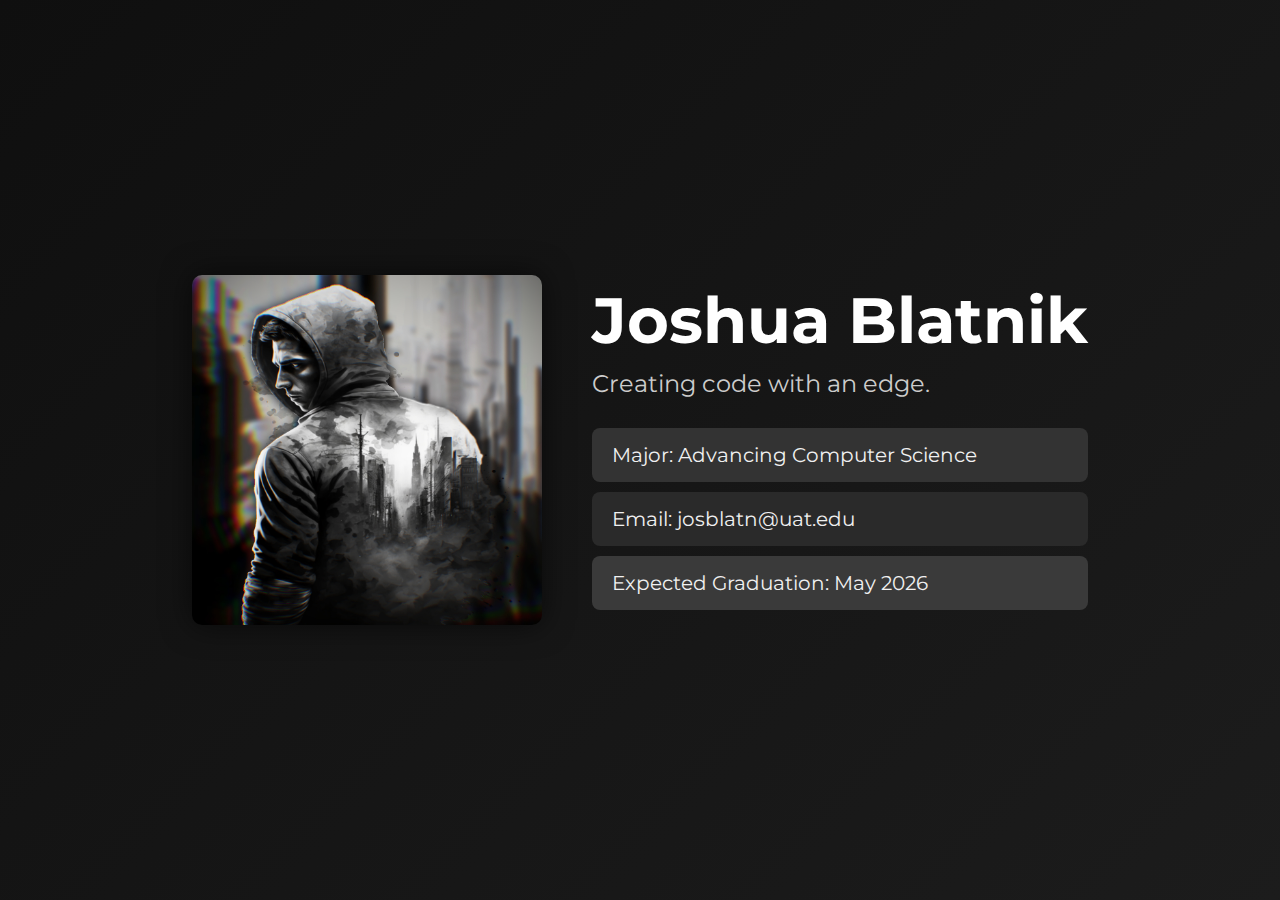
<file: assignment1/index.html>
<!-- Declare the document type as HTML5 -->
<!DOCTYPE html>

<!-- Start the HTML document with language set to English -->
<html lang="en">

<head>
  <!-- Set character encoding to UTF-8 for proper text display -->
  <meta charset="UTF-8">

  <!-- Page title shown in the browser tab -->
  <title>Joshua Blatnik | Student Info</title>

  <!-- Link to Google Fonts to load Montserrat with weights 400 and 700 -->
  <link href="https://fonts.googleapis.com/css2?family=Montserrat:wght@400;700&display=swap" rel="stylesheet">

  <!-- Link to the external CSS file for styling -->
  <link rel="stylesheet" href="main.css">
</head>

<body>
  <!-- Container to hold the image and student info side by side -->
  <div class="container">
    
    <!-- Hero image with alt text and CSS class -->
    <img src="QuagsGarcia2023.jpg" alt="Urban Hoodie Art" class="hero-img">
    
    <!-- Div to hold all the text info -->
    <div class="info">
      <!-- Name element populated by JavaScript -->
      <h1 id="name"></h1>
      
      <!-- Static slogan under the name -->
      <h2 id="slogan">Creating code with an edge.</h2>
      
      <!-- Major field populated by JavaScript -->
      <p id="major"></p>
      
      <!-- Email field populated by JavaScript -->
      <p id="email"></p>
      
      <!-- Graduation date field populated by JavaScript -->
      <p id="gradDate"></p>
    </div>
  </div>

  <!-- Inline JavaScript to insert student info dynamically -->
  <script>
    // Define an object holding the student info
    const student = {
      name: "Joshua Blatnik",
      major: "Advancing Computer Science",
      email: "josblatn@uat.edu",
      gradDate: "May 2026"
    };

    // Insert name into the element with id="name"
    document.getElementById("name").textContent = student.name;

    // Insert major into the element with id="major"
    document.getElementById("major").textContent = "Major: " + student.major;

    // Insert email into the element with id="email"
    document.getElementById("email").textContent = "Email: " + student.email;

    // Insert graduation date into the element with id="gradDate"
    document.getElementById("gradDate").textContent = "Expected Graduation: " + student.gradDate;
  </script>
</body>
</html>
</file>
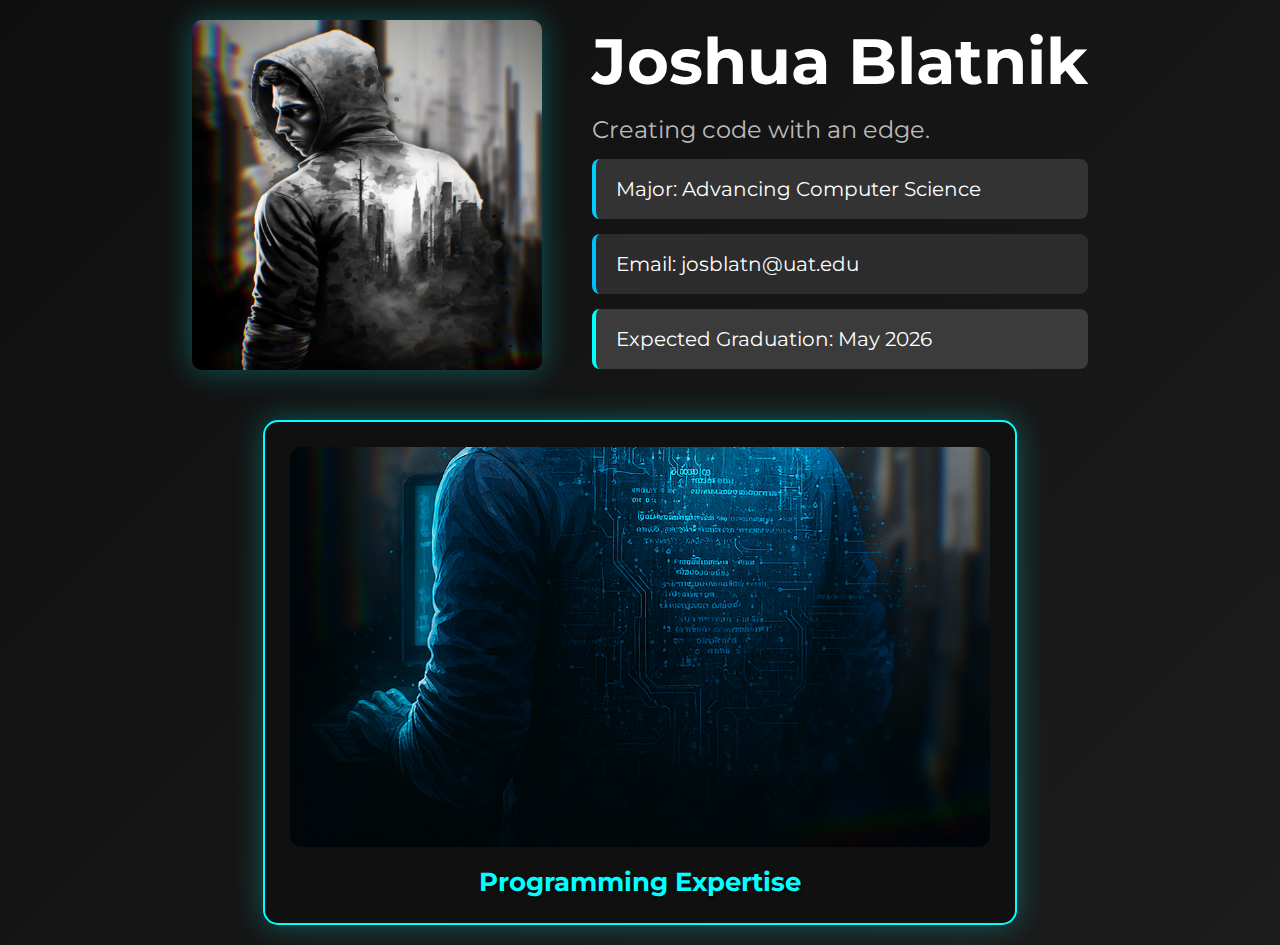
<file: assignment2/index.html>
<!DOCTYPE html> <!-- Declare the document as HTML5 -->

<html lang="en"> <!-- Start the HTML document with English as the language -->
<head>
  <meta charset="UTF-8"> <!-- Set character encoding to UTF-8 for full character support -->
  <title>Joshua Blatnik | Student Info</title> <!-- Title that appears in the browser tab -->

  <!-- Link to Google Fonts to use the Montserrat font with weights 400 and 700 -->
  <link href="https://fonts.googleapis.com/css2?family=Montserrat:wght@400;700&display=swap" rel="stylesheet">

  <!-- Link to external CSS file for styling the webpage -->
  <link rel="stylesheet" href="main.css">
</head>

<body> <!-- Start of the body content -->

  <!-- Flex container to hold profile image and info side-by-side -->
  <div class="container">
    
    <!-- Profile image with alternate text and styling class -->
    <img src="QuagsGarcia2023.jpg" alt="Urban Hoodie Art" class="hero-img">
    
    <!-- Info section containing name, slogan, and student details -->
    <div class="info">
      <h1 id="name"></h1> <!-- Heading to be filled with student name via JavaScript -->
      <h2 id="slogan">Creating code with an edge.</h2> <!-- Static slogan line -->
      <p id="major"></p> <!-- Paragraph to be filled with student's major -->
      <p id="email"></p> <!-- Paragraph to be filled with student's email -->
      <p id="gradDate"></p> <!-- Paragraph to be filled with expected graduation date -->
    </div>
  </div>

  <!-- Slideshow Section: shows rotating images and captions -->
  <div class="slideshow">
    <img id="slide" src="" alt="Skill Highlight"> <!-- Slideshow image updated by JavaScript -->
    <div class="caption" id="captionText"></div> <!-- Caption text for the slideshow image -->
  </div>

  <!-- Include external JavaScript file for dynamic behavior -->
  <script src="main.js"></script>
</body>
</html>
</file>
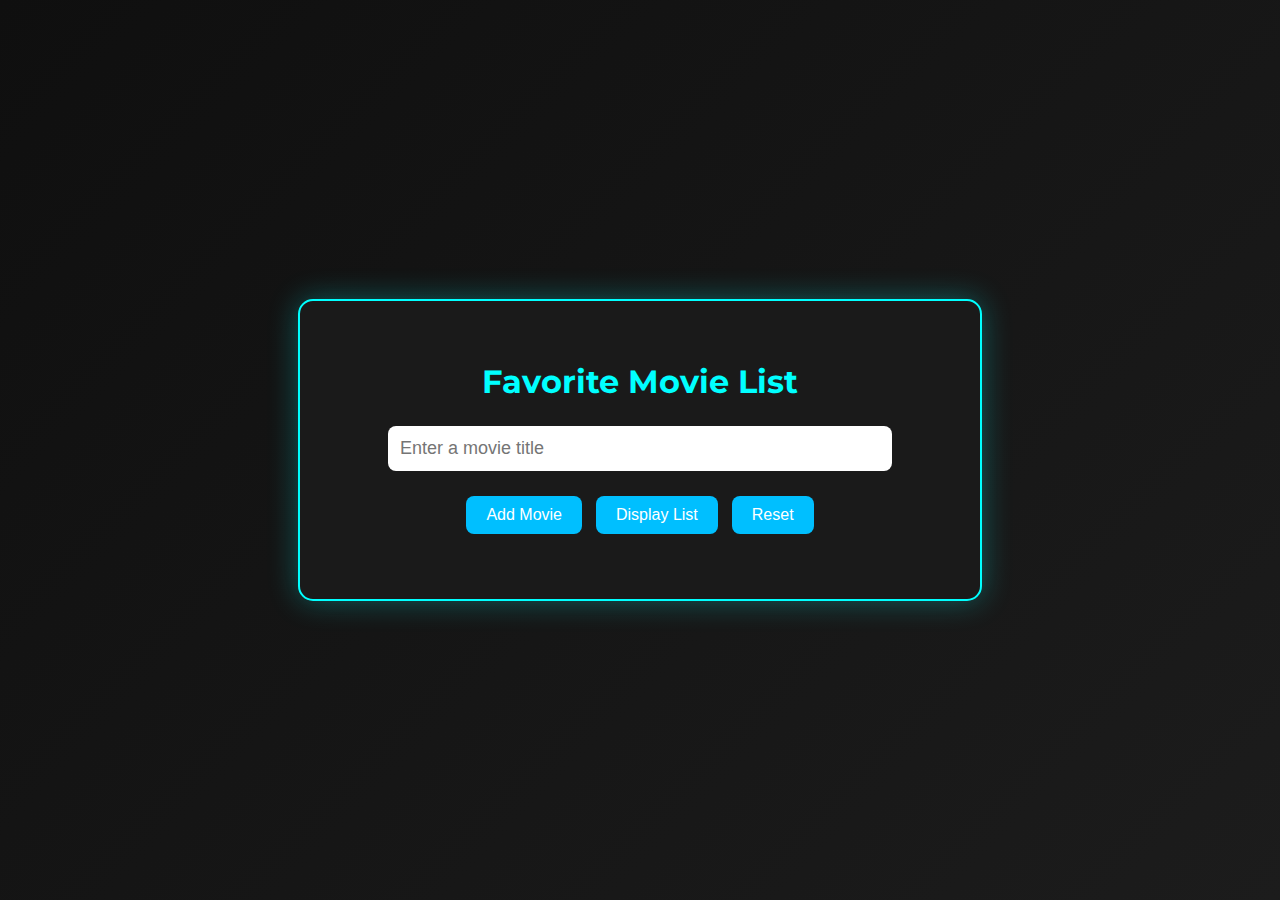
<file: assignment3/index.html>
<!DOCTYPE html> <!-- Declares the document type as HTML5 -->
<html lang="en"> <!-- Root HTML element with language set to English -->
<head>
  <meta charset="UTF-8"> <!-- Sets character encoding to UTF-8 for broad character support -->
  <title>Movie List | W5 Assignment</title> <!-- Sets the title that appears on the browser tab -->
  <!-- Links to Google Fonts to use the Montserrat font for the site -->
  <link href="https://fonts.googleapis.com/css2?family=Montserrat:wght@400;700&display=swap" rel="stylesheet">
  <!-- Links an external CSS file named 'main.css' for styling -->
  <link rel="stylesheet" href="main.css">
</head>
<body> <!-- Start of the body content that displays on the webpage -->
  <!-- Main wrapper for the movie list app -->
  <div class="movie-app">
    <!-- Main heading of the page -->
    <h1>Favorite Movie List</h1>
    <!-- Input box where the user can enter a movie title -->
    <input type="text" id="movieInput" placeholder="Enter a movie title">    
    <!-- Group of buttons for actions: Add, Display, Reset -->
    <div class="button-group">    
      <!-- Button to add the movie to the list -->
      <button onclick="addMovie()">Add Movie</button>      
      <!-- Button to display the sorted movie list -->
      <button onclick="displayMovies()">Display List</button>      
      <!-- Button to reset (clear) the movie list -->
      <button onclick="resetMovies()">Reset</button>      
    </div>    
    <!-- Div where the sorted movie list will be displayed -->
    <div id="movieListDisplay"></div>
  </div>
  <!-- Includes the external JavaScript file 'main.js' for interactivity -->
  <script src="main.js"></script>
</body>
</html>
</file>
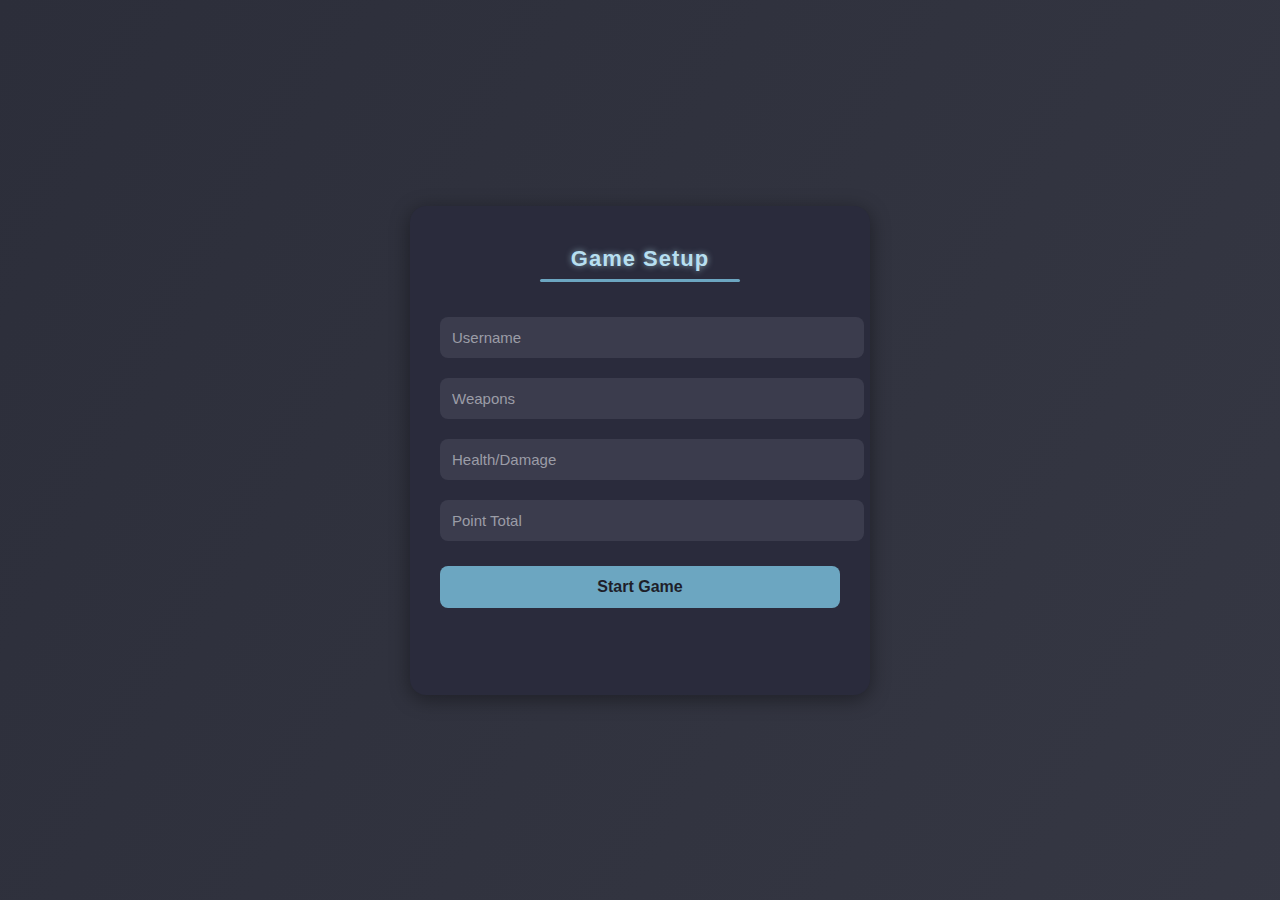
<file: assignment4/index.html>
<!-- Declare the document type as HTML5 -->
<!DOCTYPE html>
<!-- Start of the HTML document, language set to English -->
<html lang="en">
<head>
  <!-- Set the character encoding to UTF-8 for full Unicode support -->
  <meta charset="UTF-8">
  <!-- Set the title of the webpage (displayed in the browser tab) -->
  <title>Game Start Form</title>
  <!-- Link to the external CSS file for styling -->
  <link rel="stylesheet" href="style.css">
</head>
<!-- Start of the body content -->
<body>
  <!-- Animated background div that uses CSS for subtle motion -->
  <div class="background-animated"></div>
  <!-- Main form container with entrance animation -->
  <div class="form-container animate-in">
    <!-- Section heading styled as a glowing divider, non-selectable -->
    <div class="divider no-select">Game Setup</div>
    <!-- Text input for entering the player's username -->
    <input type="text" id="username" placeholder="Username">
    <!-- Text input for entering the player's selected weapons -->
    <input type="text" id="weapons" placeholder="Weapons">
    <!-- Text input for entering the player's health or damage level -->
    <input type="text" id="health" placeholder="Health/Damage">
    <!-- Text input for entering the player's point total -->
    <input type="text" id="points" placeholder="Point Total">
    <!-- Submit button that triggers the JavaScript function to process input -->
    <button onclick="submitForm()">Start Game</button>
    <!-- Output area to display the submitted player info -->
    <div id="output" class="fade-in"></div>
  </div>
  <!-- Link to the external JavaScript file for form functionality -->
  <script src="script.js"></script>
</body>
</html>
</file>
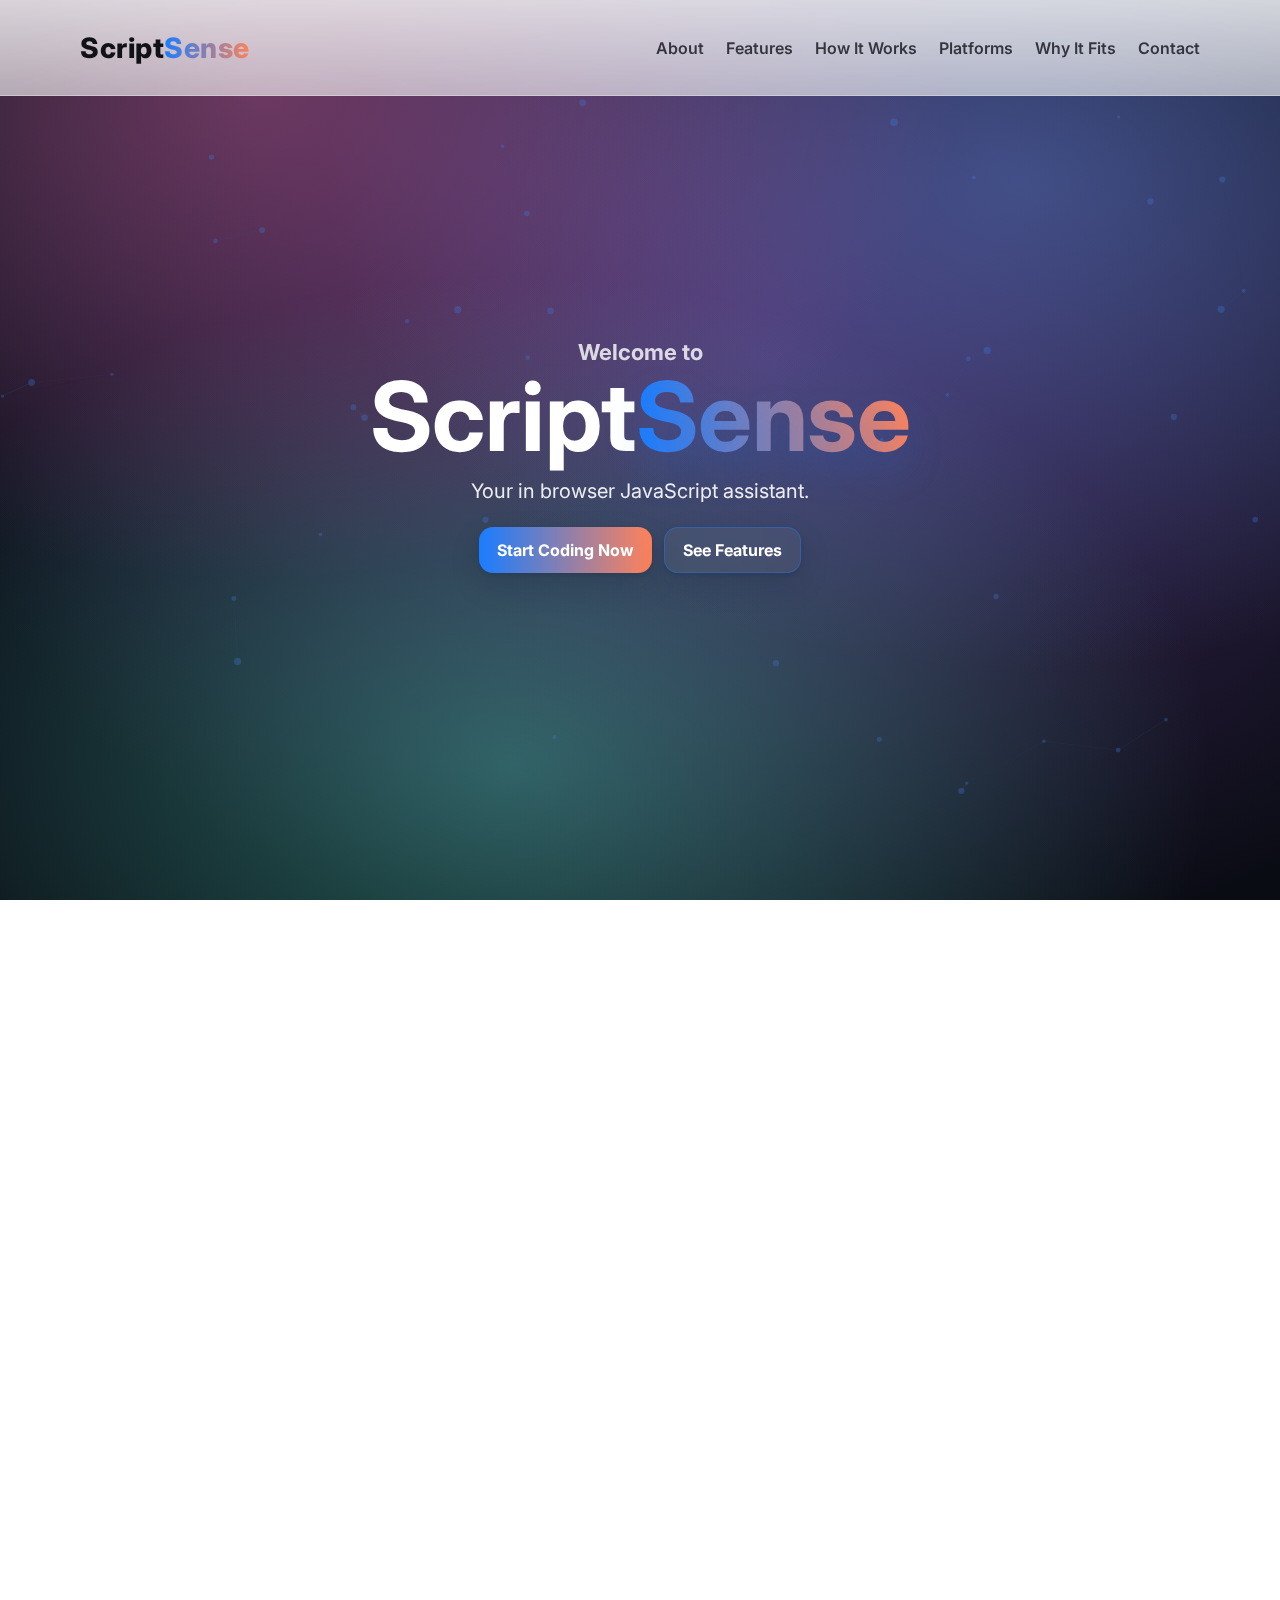
<file: assignment6/index.html>
<!doctype html> <!-- Defines this file as an HTML5 document -->
<html lang="en"> <!-- Start of HTML document with English language -->

  <head> <!-- Head section: metadata and linked resources -->
    <meta charset="utf-8" /> <!-- Character encoding set to UTF-8 -->
    <meta name="viewport" content="width=device-width, initial-scale=1" /> <!-- Makes site responsive on all devices -->
    <title>ScriptSense · JavaScript Assistant</title> <!-- Title shown in browser tab -->
    <meta name="description" content="ScriptSense is an in browser JavaScript assistant with live code, smart hints, and clean UX." /> <!-- Short description for SEO -->

    <!-- Preconnect hints to speed up Google Fonts -->
    <link rel="preconnect" href="https://fonts.googleapis.com">
    <link rel="preconnect" href="https://fonts.gstatic.com" crossorigin>

    <!-- Load Inter font family with weights -->
    <link href="https://fonts.googleapis.com/css2?family=Inter:wght@300;400;600;800&display=swap" rel="stylesheet">

    <!-- Main stylesheet -->
    <link rel="stylesheet" href="styles.css" />
  </head>

  <body> <!-- Body of the page -->

    <!-- Floating cursor glow element (purely visual) -->
    <div id="cursorBlob" aria-hidden="true"></div>

    <!-- Site header with logo + navigation -->
    <header class="siteHeader" data-elevate>
      <div class="wrap"> <!-- Centered content wrapper -->
        <div class="logo">Script<span>Sense</span></div> <!-- Site logo text with gradient highlight -->
        
        <!-- Main navigation -->
        <nav class="mainNav" aria-label="Primary">
          <!-- Hamburger menu button for small screens -->
          <button id="menuToggle" class="menuToggle" aria-expanded="false" aria-controls="navList">Menu</button>
          <!-- Navigation links -->
          <ul id="navList" class="navList">
            <li><a href="#about">About</a></li>
            <li><a href="#features">Features</a></li>
            <li><a href="#how">How It Works</a></li>
            <li><a href="#platforms">Platforms</a></li>
            <li><a href="#fit">Why It Fits</a></li>
            <li><a href="#contact">Contact</a></li>
          </ul>
        </nav>
      </div>
    </header>

    <!-- Main site content -->
    <main id="main">

      <!-- Hero section with intro and buttons -->
      <section class="hero" id="home" data-section>
        <div class="wrap">
          <!-- Title with brand name -->
          <h1 class="title">
            <span class="titleLine">Welcome to</span>
            <span class="brand">Script<span>Sense</span></span>
          </h1>
          <p class="subtitle">Your in browser JavaScript assistant.</p> <!-- Subtitle -->
          
          <!-- Call-to-action buttons -->
          <div class="ctaRow">
            <a class="btn primary" href="#playground">Start Coding Now</a>
            <a class="btn ghost" href="#features">See Features</a>
          </div>
        </div>
        <!-- Canvas background animation -->
        <canvas id="bgCanvas" aria-hidden="true"></canvas>
      </section>

      <!-- About section -->
      <section class="about" id="about" data-section>
        <div class="wrap grid2"> <!-- Two-column grid layout -->
          <div>
            <h2>About</h2>
            <!-- About text -->
            <p class="lead">
              ScriptSense is your interactive JavaScript learning space.  
              It combines a live coding editor, real-time feedback, and clear error explanations.  
              Whether you’re a student, hobbyist, or educator, ScriptSense makes coding faster, easier, and more engaging.
            </p>
            <!-- Key points -->
            <ul class="ticks">
              <li>Designed for learners who want hands-on coding practice</li>
              <li>Perfect for classrooms, self-study, or quick experiments</li>
              <li>Focuses on reusable, well-documented JavaScript functions</li>
            </ul>
          </div>
          <!-- Highlights card -->
          <div class="card accent">
            <h3>Highlights</h3>
            <ul class="bullets">
              <li>💡 Live editor with instant visual preview</li>
              <li>🛠 Smart error helper with plain-language fixes</li>
              <li>📦 Built-in demos for objects, arrays, and functions</li>
              <li>⚡ Lightweight, browser-based, no setup required</li>
              <li>🎓 Optimized for both students and educators</li>
            </ul>
          </div>
        </div>
      </section>

      <!-- Features section -->
      <section class="features" id="features" data-section>
        <div class="wrap">
          <h2>Features</h2>
          <p class="lead">Interactive cards below are created and animated by JavaScript.</p>
          <!-- Feature cards will be injected here by JavaScript -->
          <div id="featureGrid" class="featureGrid" aria-live="polite"></div>
        </div>
      </section>

      <!-- How it works section -->
      <section class="how" id="how" data-section>
        <div class="wrap grid2">
          <div>
            <h2>How It Works</h2>
            <!-- Step-by-step list -->
            <ul class="steps">
              <li>Type code in the editor.</li>
              <li>Click Run to update the preview.</li>
              <li>Check the console panel to see values and messages.</li>
              <li>Use the Explain button to see a human friendly error hint.</li>
            </ul>
          </div>
          <!-- Why it fits card -->
          <div class="card">
            <h3>Why It Fits</h3>
            <p>
              It is JavaScript heavy, dynamic, and stands alone as a site. It uses objects, reusable functions,
              and clear comments. It is built for learning and for fast demos.
            </p>
          </div>
        </div>
      </section>

      <!-- Playground (live editor) -->
      <section class="playground" id="playground" data-section>
        <div class="wrap">
          <!-- Playground header with actions -->
          <div class="pgHeader">
            <h2>Live Editor</h2>
            <div class="pgActions">
              <button class="btn" id="btnRun">Run</button> <!-- Run code button -->
              <button class="btn" id="btnExplain">Explain Error</button> <!-- Explain error button -->
              <button class="btn ghost" id="btnReset">Reset</button> <!-- Reset editor -->
              <!-- Reduce motion toggle -->
              <label class="toggle">
                <input type="checkbox" id="reduceMotion" />
                <span>Reduce Motion</span>
              </label>
            </div>
          </div>

          <!-- Editor + Preview split -->
          <div class="editorRow">
            <!-- Editor textarea -->
            <div class="editorPane">
              <textarea id="code" spellcheck="false"></textarea>
            </div>
            <!-- Preview and console output -->
            <div class="previewPane">
              <iframe id="preview" title="Preview" sandbox="allow-scripts"></iframe>
              <div class="console" id="console" aria-live="polite"></div>
            </div>
          </div>

          <!-- Expandable quick tips -->
          <details class="help" open>
            <summary>
              <span class="tip-dot" aria-hidden="true"></span>
              Quick tips
            </summary>
            <ul class="tipsList">
              <li>Use <code>log(value)</code> to print to the console panel.</li>
              <li>Click <strong>Run</strong> to refresh the preview. <strong>Reset</strong> restores the starter code.</li>
              <li><strong>Explain Error</strong> gives a plain-language hint for common errors.</li>
              <li>Click a <strong>feature card’s</strong> “Insert sample” to load example code into the editor.</li>
              <li>The preview runs in a <strong>sandboxed iframe</strong>, so it’s safe to experiment.</li>
              <li>Use the <strong>Reduce Motion</strong> toggle if animations are distracting or you’re on battery.</li>
              <li>You can <strong>resize</strong> the editor textarea and scroll the console separately.</li>
            </ul>
          </details>
        </div>
      </section>

      <!-- Platforms section -->
      <section class="platforms" id="platforms" data-section>
        <div class="wrap">
          <h2>Platforms</h2>
          <p>Works on modern browsers and uses no server.</p>
          <!-- Supported browsers -->
          <ul class="platformList">
            <li>Chrome</li>
            <li>Edge</li>
            <li>Firefox</li>
            <li>Safari</li>
          </ul>
        </div>
      </section>

      <!-- Built for your class -->
      <section class="fit" id="fit" data-section>
        <div class="wrap grid2">
          <div>
            <h2>Built For Your Class</h2>
            <ul class="ticks">
              <li>Reusable functions and clean comments</li>
              <li>Objects and dynamic rendering</li>
              <li>Lightweight and fast</li>
            </ul>
          </div>
          <div class="card">
            <h3>Testing</h3>
            <p>Tested on two browsers and supports keyboard and screen readers.</p>
          </div>
        </div>
      </section>

      <!-- Contact / Resources section -->
      <section class="contact" id="contact" data-section>
        <div class="wrap grid2">
          <!-- Contact form -->
          <form class="card form" id="contactForm" novalidate>
            <h2>Contact</h2>
            <label>Email <input type="email" id="email" placeholder="you@example.com" required></label>
            <label>Feedback <textarea id="feedback" rows="4" placeholder="Tell us what to add."></textarea></label>
            <button class="btn primary" id="sendBtn" type="submit">Send</button>
            <p class="small" id="formMsg" role="status" aria-live="polite"></p>
          </form>
          <!-- Resource links -->
          <div>
            <h3>Resources</h3>
            <ul class="bullets">
              <li><a href="#features">Feature Tour</a></li>
              <li><a href="#how">How It Works</a></li>
              <li><a href="https://htmlpreview.github.io/" target="_blank" rel="noopener">HTML Previewer</a></li>
            </ul>
          </div>
        </div>
      </section>
    </main>

    <!-- Footer -->
    <footer class="siteFooter">
      <div class="wrap">
        <p>ScriptSense © 2025 · <a href="#">Privacy</a> · <a href="#">Terms</a> · <a href="#" id="githubLink">GitHub</a></p>
      </div>
    </footer>

    <!-- Fallback when JS is disabled -->
    <noscript>
      <div class="noscript">This site uses JavaScript for its main features. Please enable it.</div>
    </noscript>

    <!-- Main JavaScript file -->
    <script src="main.js" defer></script>
  </body>
</html>
</file>
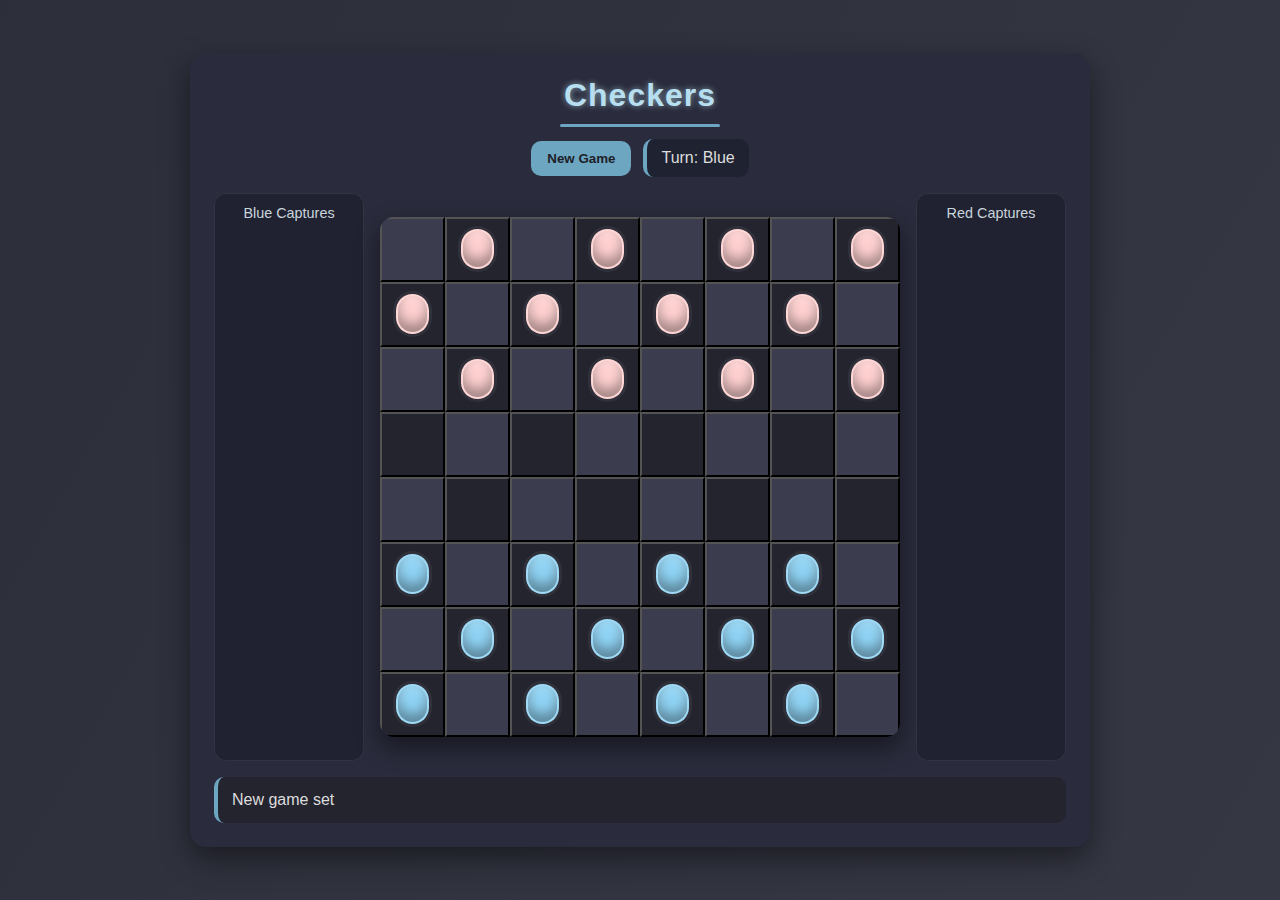
<file: assignment5/checkers.html>
<!-- checkers.html --> <!-- file name for reference -->
<!DOCTYPE html> <!-- declare HTML5 document -->
<html lang="en"> <!-- root element with language set to English -->
<head> <!-- head section starts -->
  <meta charset="UTF-8" /> <!-- set character encoding to UTF 8 -->
  <meta name="viewport" content="width=device-width, initial-scale=1" /> <!-- make layout responsive -->
  <title>Checkers</title> <!-- browser tab title -->
  <link rel="stylesheet" href="checkers.css" /> <!-- link external CSS -->
</head> <!-- head section ends -->
<body> <!-- body content starts -->
  <div class="bg"></div> <!-- animated background layer -->

  <main class="card appear"> <!-- main app card with entry animation -->
    <h1 class="heading no-select">Checkers</h1> <!-- title text, not selectable -->

    <div class="controls"> <!-- top control bar -->
      <button id="newGameBtn" class="btn">New Game</button> <!-- reset button -->
      <div class="pill">Turn: <span id="turnPlayer">Blue</span></div> <!-- turn indicator -->
    </div> <!-- controls end -->

    <div class="captures"> <!-- layout row for trays and board -->
      <div class="tray"> <!-- left capture tray -->
        <div class="tray-title">Blue Captures</div> <!-- tray label -->
        <div id="blueTray" class="stack"></div> <!-- stack of tokens captured by blue -->
      </div> <!-- left tray end -->
      <div id="board" class="board" aria-label="Checkers board" role="grid"></div> <!-- 8 by 8 board grid -->
      <div class="tray"> <!-- right capture tray -->
        <div class="tray-title">Red Captures</div> <!-- tray label -->
        <div id="redTray" class="stack"></div> <!-- stack of tokens captured by red -->
      </div> <!-- right tray end -->
    </div> <!-- captures row end -->

    <div id="log" class="log" aria-live="polite"></div> <!-- status log for screen readers -->
  </main> <!-- app card end -->

  <div id="winOverlay" class="overlay hidden"> <!-- full screen winner overlay, hidden by default -->
    <div class="overlay-card"> <!-- centered overlay card -->
      <h2 id="winText">Blue wins</h2> <!-- winner text -->
      <button id="playAgain" class="btn">Play Again</button> <!-- start new game -->
    </div> <!-- overlay card end -->
  </div> <!-- overlay end -->

  <script src="checkers.js"></script> <!-- game logic and interactions -->
</body> <!-- body end -->
</html> <!-- document end -->
</file>
<file: assignment1/main.css>
/* Prevent text and image selection for all specified elements */
body, h1, h2, p, img {
  user-select: none;               /* Standard syntax */
  -webkit-user-select: none;       /* Safari */
  -moz-user-select: none;          /* Firefox */
  -ms-user-select: none;           /* IE and Edge */
}

/* Set up full-screen dark background and center content */
body {
  margin: 0;                       /* Remove default margin */
  height: 100vh;                   /* Full viewport height */
  background: linear-gradient(135deg, #0f0f0f, #1c1c1c); /* Dark gradient background */
  color: #f0f0f0;                  /* Default text color */
  font-family: 'Montserrat', sans-serif; /* Use Montserrat font */
  display: flex;                   /* Enable flexbox */
  justify-content: center;         /* Center horizontally */
  align-items: center;             /* Center vertically */
}

/* Container holds image and text side by side */
.container {
  display: flex;                   /* Enable flex layout */
  flex-direction: row;             /* Arrange items in a row */
  gap: 50px;                       /* Space between items */
  align-items: center;             /* Vertically align items */
}

/* Style for the main image */
.hero-img {
  width: 350px;                    /* Set image width */
  border-radius: 10px;             /* Rounded corners */
  box-shadow: 0 0 30px rgba(0,0,0,0.6); /* Soft shadow for depth */
  transition: transform 0.4s ease, box-shadow 0.4s ease; /* Smooth hover transition */
}

/* Image hover effect: scale and deeper shadow */
.hero-img:hover {
  transform: scale(1.05);          /* Slightly enlarge on hover */
  box-shadow: 0 0 40px rgba(0,0,0,0.8); /* Darker shadow on hover */
}

/* Container for the text info */
.info {
  max-width: 500px;                /* Limit text block width */
}

/* Large name heading */
h1 {
  font-size: 64px;                 /* Large font size */
  font-weight: 700;                /* Bold */
  margin: 0 0 10px 0;              /* Space below */
  color: #ffffff;                  /* White text */
  transition: color 0.3s ease;     /* Smooth color change on hover */
}

/* Name hover effect: neon cyan */
h1:hover {
  color: #00ffff;                  /* Change color on hover */
}

/* Slogan under the name */
h2 {
  font-size: 24px;                 /* Medium font size */
  font-weight: 400;                /* Normal weight */
  margin: 0 0 30px 0;              /* Space below */
  color: #cccccc;                  /* Light gray text */
  transition: color 0.3s ease;     /* Smooth color change */
}

/* Slogan hover: brighten text */
h2:hover {
  color: #ffffff;                  /* Brighter on hover */
}

/* General text blocks for major, email, grad date */
p {
  font-size: 20px;                 /* Text size */
  background: #222;                /* Dark background bubble */
  padding: 15px 20px;              /* Inner spacing */
  margin: 10px 0;                  /* Vertical space between */
  border-radius: 8px;              /* Rounded corners */
  color: #f0f0f0;                  /* Light text */
  transition: background 0.3s ease, transform 0.3s ease; /* Smooth background and slide */
}

/* Paragraph hover: lighten background and slide right */
p:hover {
  background: #444;                /* Slightly lighter background */
  transform: translateX(5px);      /* Slide right */
}

/* Different shades for each info bubble */
#major { background: #333; }       /* Dark gray for major */
#email { background: #2a2a2a; }    /* Slightly darker for email */
#gradDate { background: #3a3a3a; } /* Mid-dark for grad date */

/* Responsive styles for small screens */
@media (max-width: 800px) {
  .container {
    flex-direction: column;        /* Stack vertically */
    text-align: center;            /* Center text */
  }

  .hero-img {
    width: 80%;                    /* Make image responsive */
  }

  h1 {
    font-size: 48px;               /* Smaller heading on mobile */
  }
}
</file>
<file: assignment2/main.css>
/* Prevent selection of text and images in major elements */
body, h1, h2, p, img {
  user-select: none;              /* Standard for most browsers */
  -webkit-user-select: none;      /* Safari */
  -moz-user-select: none;         /* Firefox */
  -ms-user-select: none;          /* Internet Explorer/Edge */
}

/* Overall page layout and styling */
body {
  margin: 0;                                     /* Remove default browser margin */
  min-height: 100vh;                             /* Full vertical height */
  background: linear-gradient(135deg, #0f0f0f, #1c1c1c); /* Dark angled gradient */
  color: #ffffff;                                /* Default text color */
  font-family: 'Montserrat', sans-serif;         /* Font choice */
  display: flex;                                 /* Use flexbox */
  flex-direction: column;                        /* Stack vertically */
  justify-content: center;                       /* Center vertically */
  align-items: center;                           /* Center horizontally */
  overflow-x: hidden;                            /* Prevent horizontal scroll */
  padding: 20px;                                 /* Space around the body */
}

/* Flex container for profile image and info */
.container {
  display: flex;                                 /* Enable flex layout */
  flex-direction: row;                           /* Horizontal alignment */
  gap: 50px;                                     /* Space between items */
  align-items: center;                           /* Vertical alignment */
  flex-wrap: wrap;                               /* Wrap items on smaller screens */
  justify-content: center;                       /* Center content */
}

/* Styling for the profile image */
.hero-img {
  width: 350px;                                  /* Set image width */
  border-radius: 10px;                           /* Rounded corners */
  box-shadow: 0 0 30px rgba(0, 255, 255, 0.3);    /* Cyan shadow glow */
  transition: transform 0.4s ease, box-shadow 0.4s ease; /* Smooth animations */
}

/* Hover effect for profile image */
.hero-img:hover {
  transform: scale(1.05);                        /* Slight zoom */
  box-shadow: 0 0 50px rgba(0, 255, 255, 0.6);    /* Stronger glow on hover */
}

/* Info section styling */
.info {
  max-width: 500px;                              /* Limit max width */
  display: flex;                                 /* Flex layout */
  flex-direction: column;                        /* Stack elements vertically */
  gap: 15px;                                     /* Space between info blocks */
}

/* Main heading */
h1 {
  font-size: 64px;                               /* Large size */
  font-weight: 700;                              /* Bold text */
  margin: 0;                                     /* No spacing */
  color: #ffffff;                                /* White color */
  transition: color 0.3s ease;                   /* Smooth color change */
}

/* Hover effect for name */
h1:hover {
  color: #00ffff;                                /* Neon cyan */
  text-shadow: 0 0 5px #00ffff;                  /* Glow effect */
}

/* Subheading / slogan */
h2 {
  font-size: 24px;                               /* Medium size */
  font-weight: 400;                              /* Normal weight */
  margin: 0;                                     /* No margin */
  color: #bbbbbb;                                /* Light gray text */
  transition: color 0.3s ease, transform 0.3s ease; /* Smooth effects */
}

/* Hover effect for slogan */
h2:hover {
  color: #ffffff;                                /* Brighten on hover */
  transform: scale(1.03);                        /* Slight zoom */
}

/* Base paragraph block styling */
p {
  font-size: 20px;                               /* Set text size */
  background: #2a2a2a;                           /* Dark background */
  padding: 15px 20px;                            /* Inner spacing */
  margin: 0;                                     /* No outer spacing */
  border-radius: 8px;                            /* Rounded corners */
  color: #ffffff;                                /* White text */
  transition: background 0.3s ease, transform 0.3s ease; /* Smooth interaction */
  line-height: 1.5;                              /* Space between lines */
  border-left: 4px solid #00ffff;                /* Colored side bar */
}

/* Hover effect for paragraph blocks */
p:hover {
  background: #3a3a3a;                           /* Lighten slightly on hover */
  transform: translateX(6px);                    /* Shift right slightly */
}

/* Custom colors for each info block */
#major { background: #333; border-color: #00ccff; }       /* Major block */
#email { background: #2c2c2c; border-color: #00bfff; }     /* Email block */
#gradDate { background: #3b3b3b; border-color: #00ffff; }  /* Grad date block */

/* Slideshow box */
.slideshow {
  margin-top: 50px;                              /* Space above */
  text-align: center;                            /* Center content */
  width: 100%;                                   /* Full width */
  max-width: 700px;                              /* Max width cap */
  padding: 25px;                                 /* Internal padding */
  border: 2px solid #00ffff;                     /* Border color */
  border-radius: 15px;                           /* Rounded edges */
  background: #101010;                           /* Dark background */
  box-shadow: 0 0 30px rgba(0, 255, 255, 0.3);    /* Outer glow */
  animation: fadeInUp 1s ease-out;               /* Entry animation */
}

/* Slideshow image */
.slideshow img {
  width: 100%;                                   /* Full width */
  max-height: 400px;                             /* Max vertical space */
  object-fit: cover;                             /* Maintain aspect ratio */
  object-position: bottom;                       /* Crop from bottom edge */
  border-radius: 12px;                           /* Rounded corners */
  transition: opacity 0.8s ease-in-out, transform 0.4s ease; /* Smooth fade/scale */
}

/* Image hover effect */
.slideshow img:hover {
  transform: scale(1.02);                        /* Slight zoom */
  box-shadow: 0 0 15px rgba(0, 255, 255, 0.4);    /* Glow effect */
}

/* Caption below slideshow image */
.caption {
  margin-top: 15px;                              /* Space above */
  font-size: 26px;                               /* Larger text */
  color: #00ffff;                                /* Neon cyan */
  font-weight: bold;                             /* Bold text */
  text-shadow: 1px 1px 3px #000;                 /* Add depth */
  transition: transform 0.3s ease, color 0.3s ease; /* Animate color/scale */
}

/* Hover effect for caption */
.caption:hover {
  color: #66ffff;                                /* Brighten text */
  transform: scale(1.05);                        /* Enlarge slightly */
}

/* Entry animation: fade in and move up */
@keyframes fadeInUp {
  from {
    opacity: 0;                                  /* Fully transparent */
    transform: translateY(40px);                 /* Moved down */
  }
  to {
    opacity: 1;                                  /* Fully visible */
    transform: translateY(0);                    /* In original place */
  }
}

/* Responsive layout for small screens */
@media (max-width: 800px) {
  .container {
    flex-direction: column;                      /* Stack vertically */
    text-align: center;                          /* Center text */
  }

  .hero-img {
    width: 80%;                                  /* Shrink image */
  }

  h1 {
    font-size: 48px;                             /* Smaller heading */
  }

  .slideshow {
    margin-top: 30px;                            /* Less space on mobile */
  }

  .caption {
    font-size: 22px;                             /* Smaller text on mobile */
  }
}
</file>
<file: assignment3/main.css>
/* Sets background, font, and layout styling */
body {
  margin: 0; /* Remove default margin */
  padding: 0; /* Remove default padding */
  background: linear-gradient(135deg, #0f0f0f, #1c1c1c); /* Dark diagonal gradient */
  font-family: 'Montserrat', sans-serif; /* Set font */
  color: #ffffff; /* Set default text color to white */
  display: flex; /* Use flex layout */
  justify-content: center; /* Center horizontally */
  align-items: center; /* Center vertically */
  min-height: 100vh; /* Fill full vertical screen */
}

/* Main movie app container */
.movie-app {
  background: #1a1a1a; /* Dark gray background */
  border: 2px solid #00ffff; /* Cyan border */
  padding: 40px; /* Space inside the box */
  border-radius: 15px; /* Rounded corners */
  box-shadow: 0 0 30px rgba(0, 255, 255, 0.3); /* Glowing cyan shadow */
  width: 90%; /* Full width on small screens */
  max-width: 600px; /* Max width on large screens */
  text-align: center; /* Center all text inside */
}

/* Heading style */
h1 {
  color: #00ffff; /* Cyan color */
  font-size: 32px; /* Font size */
  margin-bottom: 25px; /* Space below */
}

/* Input field for movie title */
input[type="text"] {
  width: 80%; /* Take most of the container */
  padding: 12px; /* Space inside input */
  border-radius: 8px; /* Rounded corners */
  border: none; /* No border */
  font-size: 18px; /* Font size */
  margin-bottom: 20px; /* Space below input */
}

/* Group container for the buttons */
.button-group {
  margin-bottom: 20px; /* Space below the buttons */
}

/* Buttons for Add, Display, and Reset */
button {
  margin: 5px; /* Space around buttons */
  padding: 10px 20px; /* Inner space */
  font-size: 16px; /* Font size */
  background: #00bfff; /* Bright blue background */
  border: none; /* No border */
  color: #fff; /* White text */
  border-radius: 8px; /* Rounded corners */
  cursor: pointer; /* Pointer cursor on hover */
  transition: background 0.3s ease; /* Smooth color transition */
}

/* Hover effect for buttons */
button:hover {
  background: #0099cc; /* Darker blue on hover */
}

/* Style for each movie entry */
#movieListDisplay p {
  background: #2a2a2a; /* Dark background */
  padding: 10px 15px; /* Inner space */
  margin: 5px auto; /* Vertical spacing and center */
  border-radius: 6px; /* Rounded corners */
  border-left: 4px solid #00ffff; /* Cyan left border */
  text-align: left; /* Left-align the text */
  width: fit-content; /* Only as wide as the content */
}
</file>
<file: assignment4/style.css>
/* ---------- Base Page Styling ---------- */
body {
  margin: 0; /* Remove default margin */
  padding: 0; /* Remove default padding */
  font-family: 'Segoe UI', Tahoma, Geneva, Verdana, sans-serif; /* Set clean modern font */
  height: 100vh; /* Make body full height of the viewport */
  background: #1e1e2a; /* Dark dull background */
  color: #f0f0f0; /* Light text color */
  display: flex; /* Use flexbox for centering content */
  align-items: center; /* Vertically center */
  justify-content: center; /* Horizontally center */
  overflow: hidden; /* Hide overflow caused by background animation */
  position: relative; /* Needed to position animated background absolutely */
}
/* ---------- Subtle Animated Background ---------- */
.background-animated {
  position: absolute; /* Layer it behind other elements */
  top: 0; left: 0; /* Stretch to fill the viewport */
  width: 100%;
  height: 100%;
  background: linear-gradient(120deg, #2c2e3a, #3a3c48, #2c2e3a); /* Dull multi-tone gradient */
  background-size: 300% 300%; /* Oversize for smooth animation */
  animation: bgShift 20s ease infinite; /* Animate background movement */
  z-index: 0; /* Place behind all other content */
}
/* ---------- Main Form Container ---------- */
.form-container {
  position: relative; /* Position within parent */
  z-index: 1; /* On top of background */
  background: #2a2b3c; /* Dark but distinct container background */
  padding: 40px 30px 30px; /* Inner spacing */
  border-radius: 16px; /* Rounded corners */
  width: 100%;
  max-width: 400px; /* Responsive container size */
  box-shadow: 0 4px 20px rgba(0, 0, 0, 0.4); /* Subtle drop shadow */
  text-align: center; /* Center form elements */
  transition: transform 0.3s ease, box-shadow 0.3s ease; /* Smooth hover animation */
}
.form-container:hover {
  transform: translateY(-4px); /* Float up slightly */
  box-shadow: 0 6px 30px rgba(0, 0, 0, 0.5); /* Intensify shadow on hover */
}
/* ---------- Section Header (Divider) ---------- */
.divider {
  font-size: 22px; /* Slightly larger than body text */
  color: #b7dff0; /* Soft bluish text color */
  margin-bottom: 25px; /* Space below heading */
  padding-bottom: 10px; /* Padding before underline */
  position: relative; /* Needed for ::after underline */
  animation: pulseGlow 3s ease-in-out infinite; /* Subtle glow animation */
  letter-spacing: 1px; /* Slight spacing between characters */
  font-weight: 600; /* Medium bold */
  text-shadow: 0 0 6px #c2f3ff99; /* Light glow effect */
  transition: transform 0.3s ease, text-shadow 0.3s ease; /* Smooth hover interaction */
}
.divider:hover {
  transform: scale(1.05); /* Slight scale up */
  text-shadow: 0 0 10px #c2f3ffcc; /* Brighter glow on hover */
}
.divider::after {
  content: ''; /* Decorative line element */
  position: absolute;
  bottom: 0; left: 25%; /* Centered under text */
  width: 50%; height: 3px; /* Line dimensions */
  background: #6ca6c1; /* Line color */
  border-radius: 4px; /* Rounded line ends */
  transition: width 0.3s ease; /* Allows width animation */
}
/* ---------- Make Text Non-selectable ---------- */
.no-select {
  user-select: none;
  -webkit-user-select: none; /* Safari */
  -moz-user-select: none; /* Firefox */
  -ms-user-select: none; /* IE/Edge */
}
/* ---------- Input Field Styling ---------- */
input[type="text"] {
  width: 100%; /* Fill container width */
  padding: 12px; /* Inner space */
  margin: 10px 0; /* Space around inputs */
  border: none; /* No border */
  border-radius: 8px; /* Soft corners */
  background-color: #3b3c4d; /* Medium dark input background */
  color: #eaeaea; /* Light input text */
  font-size: 15px; /* Readable size */
  transition: background 0.3s ease, transform 0.2s ease; /* Smooth hover/focus */
}
input[type="text"]:hover {
  background-color: #47495b; /* Slightly lighter background */
}
input[type="text"]:focus {
  background-color: #46475b; /* Focus background color */
  outline: 1px solid #94caff; /* Blue outline on focus */
  transform: scale(1.02); /* Slight zoom on focus */
}
input::placeholder {
  color: #9b9da7; /* Lighter text for placeholder */
}
/* ---------- Button Styling ---------- */
button {
  width: 100%; /* Fill container width */
  padding: 12px; /* Button padding */
  margin-top: 15px; /* Space above button */
  background: #6ca6c1; /* Muted teal background */
  color: #1e1e2a; /* Dark text */
  font-size: 16px; /* Readable size */
  font-weight: bold; /* Bold text */
  border: none; /* No border */
  border-radius: 8px; /* Rounded corners */
  cursor: pointer; /* Pointer on hover */
  transition: background 0.3s ease, transform 0.2s ease, box-shadow 0.2s ease; /* Smooth hover effects */
}
button:hover {
  background: #5b8ea3; /* Slightly darker on hover */
  transform: scale(1.03); /* Grow slightly */
  box-shadow: 0 0 10px rgba(47, 71, 106, 0.4); /* Subtle glow effect */
}
/* ---------- Output Display Box ---------- */
#output {
  margin-top: 25px; /* Space above output */
  background-color: #23242e; /* Dark box background */
  padding: 16px; /* Inner space */
  border-radius: 8px; /* Rounded edges */
  border-left: 4px solid #6ca6c1; /* Accent line */
  white-space: pre-line; /* Preserve line breaks */
  color: #ddd; /* Light text color */
  font-size: 15px; /* Readable text */
  text-align: left; /* Left-align text */
  opacity: 0; /* Start hidden */
  animation: fadeIn 0.5s ease forwards; /* Fade in effect */
  animation-delay: 0.3s; /* Delay to appear after form */
}
/* ---------- Keyframe Animations ---------- */
@keyframes bgShift {
  0% { background-position: 0% 50%; } /* Start position */
  50% { background-position: 100% 50%; } /* Move gradient */
  100% { background-position: 0% 50%; } /* Reset */
}
@keyframes fadeIn {
  to { opacity: 1; } /* Fully visible */
}
@keyframes slideIn {
  from { opacity: 0; transform: translateY(30px); } /* Slide up */
  to { opacity: 1; transform: translateY(0); } /* Final position */
}
@keyframes pulseGlow {
  0%, 100% { text-shadow: 0 0 5px #6ca6c1; } /* Soft glow */
  50% { text-shadow: 0 0 12px #6ca6c1aa; } /* Brighter mid glow */
}
/* ---------- Apply Slide-In Animation to Container ---------- */
.animate-in {
  animation: slideIn 0.6s ease forwards; /* Entrance animation */
}
</file>
<file: assignment6/styles.css>
:root {
  --bg1: 255, 115, 185; /* pink RGB token */
  --bg2: 100, 165, 255; /* blue RGB token */
  --bg3: 90, 245, 215;  /* teal RGB token */
  --ink: 16, 18, 24;    /* dark ink for text on light areas */
  --muted: 110, 120, 140; /* muted text */
  --card: 255, 255, 255; /* white on glass cards */
  --accent: 25, 125, 255; /* primary CTA blue */
  --accent2: 255, 130, 90; /* secondary CTA coral */
  --ring: 0, 0, 0;      /* black ring color */
  --shadow: 10, 20, 40; /* base shadow color */
  --space: clamp(14px, 1.6vw, 22px); /* fluid spacing unit */
  --headerH: 96px;      /* sticky header height */
  scroll-behavior: smooth; /* smooth anchor scroll */
  scroll-padding-top: var(--headerH); /* anchor offset for sticky header */
}

/* ---------- Base Reset ---------- */
* {
  box-sizing: border-box; /* include border and padding in size */
}
html,
body {
  height: 100%;          /* full height baseline */
  overflow-x: hidden;    /* avoid horizontal scroll */
}
body {
  margin: 0;             /* remove default margin */
  font-family: Inter, system-ui, -apple-system, Segoe UI, Roboto, Arial, sans-serif; /* modern stack */
  color: rgb(var(--card)); /* default text color is white for dark bg */

  /* layered ambient background */
  background: radial-gradient(1000px 700px at 20% 10%, rgba(var(--bg1), 0.35), transparent 70%), /* pink glow */
              radial-gradient(1000px 700px at 80% 20%, rgba(var(--bg2), 0.35), transparent 70%), /* blue glow */
              radial-gradient(1000px 700px at 40% 85%, rgba(var(--bg3), 0.35), transparent 70%), /* teal glow */
              radial-gradient(1200px 900px at 60% 40%, rgba(200, 100, 255, 0.3), transparent 70%), /* purple tint */
              linear-gradient(180deg, rgba(15, 20, 35, 1), rgba(10, 12, 20, 1)); /* dark base */
}

/* disable selection globally except interactive areas */
html,
body,
main,
header,
footer,
section,
div,
p,
h1,
h2,
h3,
h4,
h5,
h6,
ul,
li,
a,
label,
span {
  -webkit-user-select: none; /* Safari selection lock */
  user-select: none;         /* selection lock */
  -webkit-tap-highlight-color: transparent; /* remove tap flash */
}
button,
.btn,
input,
textarea,
.editorPane textarea,
.previewPane,
.console {
  -webkit-user-select: text !important; /* allow text selection */
  user-select: text !important;         /* allow text selection */
}

/* ---------- Layout Helpers ---------- */
.wrap {
  width: min(1160px, 92vw); /* max width with fluid cap */
  margin-inline: auto;      /* center container */
  padding: calc(var(--space) * 1.5) var(--space); /* vertical and horizontal padding */
}
[data-section] {
  padding-block: clamp(42px, 9vw, 120px); /* section spacing */
  scroll-margin-top: var(--headerH);      /* anchor offset */
}
[data-section]::before,
[data-section]::after {
  left: 0 !important;   /* full bleed pseudo elements */
  right: 0 !important;  /* full bleed pseudo elements */
  max-width: 100vw;     /* avoid overflow */
  overflow-x: hidden;   /* clip any overflow */
}
html {
  scroll-behavior: smooth; /* ensure smooth behavior */
}
.grid2 {
  display: grid;                        /* grid layout */
  grid-template-columns: 1.15fr 0.85fr; /* asymmetric columns */
  gap: clamp(12px, 3vw, 36px);          /* responsive gap */
  align-items: start;                   /* top align items */
}

/* ---------- Header Nav ---------- */
.siteHeader {
  position: sticky; /* stick to top */
  top: 0;           /* top edge */
  z-index: 50;      /* above content */
  backdrop-filter: blur(10px); /* glass blur */
  background: linear-gradient(180deg, rgba(255, 255, 255, 0.8), rgba(255, 255, 255, 0.6)); /* frosted tint */
  border-bottom: 1px solid rgba(0, 0, 0, 0.06); /* subtle line */
}
.siteHeader .wrap {
  display: flex;                /* flex layout */
  align-items: center;          /* center vertically */
  justify-content: space-between; /* space logo and nav */
}

.logo {
  font-weight: 800;                 /* heavy weight */
  letter-spacing: 0.5px;            /* slight tracking */
  font-size: clamp(20px, 2.6vw, 28px); /* fluid size */
  color: rgb(var(--ink));           /* dark text */
}
.logo span {
  background: linear-gradient(90deg, rgb(var(--accent)), rgb(var(--accent2))); /* gradient ink */
  -webkit-background-clip: text; /* gradient text clipping */
  background-clip: text;         /* standard clipping */
  color: transparent;            /* transparent fill shows gradient */
}

.mainNav .menuToggle {
  display: none; /* shown on small screens */
}
.navList {
  display: flex;                         /* horizontal list */
  gap: clamp(10px, 2.2vw, 22px);         /* fluid gaps */
  list-style: none;                      /* no bullets */
  margin: 0;                             /* reset margin */
  padding: 0;                            /* reset padding */
}
.navList a {
  text-decoration: none;                 /* no underline */
  color: rgb(var(--ink));                /* dark links */
  opacity: 0.8;                          /* slightly muted */
  font-weight: 600;                      /* semibold */
  position: relative;                    /* for underline effect */
}
.navList a::after {
  content: "";                           /* decorative underline */
  position: absolute; left: 0; right: 0; bottom: -6px; /* position line */
  height: 2px;                           /* line height */
  background: linear-gradient(90deg, rgb(var(--accent)), rgb(var(--accent2))); /* gradient line */
  transform: scaleX(0);                  /* hidden initially */
  transform-origin: left;                /* animate from left */
  transition: transform 0.25s ease;     /* smooth reveal */
}
.navList a:hover::after,
.navList a:focus::after {
  transform: scaleX(1); /* show on hover or focus */
}

/* ---------- Hero ---------- */
.hero {
  position: relative;         /* for layered effects */
  min-height: 80vh;           /* tall intro area */
  display: grid;              /* easy centering */
  place-items: center;        /* center content */
  overflow: hidden;           /* hide overflow */
}
.hero .wrap {
  text-align: center;         /* center text */
  position: relative;         /* above bg effects */
  z-index: 1;                 /* on top */
}
.title {
  line-height: 1.1;           /* tight leading */
  margin: 0 0 10px;           /* bottom space */
}
.title .titleLine {
  display: block;             /* its own line */
  font-size: clamp(18px, 2.3vw, 22px); /* fluid subtitle size */
  opacity: 0.8;               /* slightly dimmer */
}
.brand {
  display: inline-block;      /* allow gradient text sizing */
  font-size: clamp(42px, 10vw, 96px); /* large brand size */
  letter-spacing: -0.5px;     /* tight tracking */
}
.brand span {
  background: linear-gradient(90deg, rgb(var(--accent)), rgb(var(--accent2))); /* gradient ink */
  -webkit-background-clip: text; /* gradient text */
  background-clip: text;         /* gradient text */
  color: transparent;            /* show gradient only */
  text-shadow: 0 20px 40px rgba(var(--accent), 0.2); /* soft glow */
}
.subtitle {
  margin: 10px 0 24px;          /* spacing below title */
  font-size: clamp(16px, 2vw, 20px); /* fluid size */
  opacity: 0.9;                  /* readable on dark */
}

/* ---------- Buttons ---------- */
.ctaRow {
  display: flex;           /* layout for buttons */
  gap: 12px;               /* spacing between buttons */
  justify-content: center; /* center group */
  flex-wrap: wrap;         /* wrap on small screens */
}
.btn {
  display: inline-flex;    /* inline with flex center */
  align-items: center;     /* center vertically */
  justify-content: center; /* center horizontally */
  padding: 12px 18px;      /* button padding */
  border-radius: 14px;     /* rounded corners */
  background: #fff;        /* default white */
  border: 1px solid rgba(0, 0, 0, 0.08); /* subtle border */
  box-shadow: 0 12px 30px rgba(var(--shadow), 0.15), 0 2px 6px rgba(var(--shadow), 0.12); /* depth */
  font-weight: 700;        /* strong label */
  text-decoration: none;   /* no underline */
  transition: transform 0.2s ease, box-shadow 0.2s ease, background 0.2s ease; /* interactions */
  will-change: transform;  /* hint for perf */
}
.btn:hover {
  transform: translateY(-1px); /* lift up slightly */
  box-shadow: 0 14px 40px rgba(var(--shadow), 0.22), 0 3px 8px rgba(var(--shadow), 0.12); /* stronger shadow */
}
.btn:active {
  transform: translateY(0); /* reset on press */
}
.btn.primary {
  background: linear-gradient(90deg, rgba(var(--accent), 1), rgba(var(--accent2), 1)); /* gradient fill */
  color: #fff;             /* white label */
  border: none;            /* no border */
}
.btn.ghost {
  background: rgba(255, 255, 255, 0.05);           /* translucent */
  border: 1px solid rgba(var(--accent), 0.4);      /* colored border */
  color: rgb(var(--card));                          /* white text */
  backdrop-filter: blur(6px);                       /* frosted */
  transition: all 0.25s ease;                       /* smooth */
}
.btn.ghost:hover {
  background: linear-gradient(90deg, rgba(var(--accent), 0.15), rgba(var(--accent2), 0.15)); /* tinted hover bg */
  border-color: rgba(var(--accent2), 0.6);         /* warmer border */
  transform: translateY(-2px);                     /* more lift */
  box-shadow: 0 8px 20px rgba(var(--shadow), 0.2); /* shadow */
}

/* brief focus highlight for the editor after Insert sample */
.editorPane textarea.pulse {
  box-shadow: 0 0 0 3px rgba(25, 125, 255, 0.35), 0 18px 45px rgba(10, 20, 40, 0.14), 0 2px 10px rgba(10, 20, 40, 0.08); /* focus glow */
  transition: box-shadow 0.25s ease; /* smooth fade */
}

/* ---------- Generic Card ---------- */
.card {
  background: #fff;                           /* white card */
  border: 1px solid rgba(0, 0, 0, 0.06);      /* hairline border */
  border-radius: 20px;                        /* round corners */
  padding: clamp(14px, 2vw, 20px);            /* fluid padding */
  box-shadow: 0 18px 45px rgba(var(--shadow), 0.12), 0 2px 10px rgba(var(--shadow), 0.06); /* depth */
}
.card.accent {
  background: rgba(255, 255, 255, 0.06); /* glassy alt card */
  color: rgb(var(--card));               /* white text */
}

/* ==================================
   ABOUT theme matched
   ================================== */
.about {
  position: relative; /* for pseudo elements */
}
.about h2 {
  background: linear-gradient(90deg, rgba(var(--bg1), 1), rgba(var(--bg2), 1), rgba(var(--bg3), 1)); /* gradient ink */
  -webkit-background-clip: text; /* clip to text */
  background-clip: text;          /* clip to text */
  color: transparent;             /* show gradient only */
  text-shadow: 0 2px 12px rgba(var(--shadow), 0.45); /* soft glow */
}
.about .ticks {
  list-style: none;                                    /* no bullets */
  margin: 0; padding: 16px 18px;                       /* spacing */
  border-radius: 16px;                                  /* rounded */
  background: rgba(255, 255, 255, 0.06);               /* glass */
  border: 1px solid rgba(255, 255, 255, 0.1);          /* outline */
  box-shadow: 0 8px 28px rgba(var(--shadow), 0.25);    /* depth */
}
.about .ticks li {
  display: flex; align-items: flex-start; gap: 10px;   /* icon and text */
  margin: 10px 0; color: rgb(var(--card)); font-weight: 500; /* spacing and weight */
}
.about .ticks li::before {
  content: ""; flex: 0 0 12px; height: 12px;           /* dot size */
  border-radius: 50%;                                   /* circle */
  background: radial-gradient(circle at 40% 40%, rgba(var(--bg1), 1), rgba(var(--bg2), 1)); /* gradient dot */
  box-shadow: 0 0 10px rgba(var(--bg2), 0.6);          /* glow */
  margin-top: 6px;                                     /* align */
}
.about .card.accent {
  position: relative; border: 1px solid transparent;   /* container */
  border-radius: 20px;                                  /* rounded */
  box-shadow: 0 18px 45px rgba(var(--shadow), 0.28), 0 2px 10px rgba(var(--shadow), 0.1); /* depth */
  animation: floatY 6s ease-in-out infinite;           /* gentle float */
}
.about .card.accent::before {
  content: ""; position: absolute; inset: -1px;        /* border overlay */
  border-radius: inherit; padding: 1px;                 /* gradient ring thickness */
  background: linear-gradient(135deg, rgba(var(--accent), 0.9), rgba(200, 100, 255, 0.9), rgba(var(--accent2), 0.9), rgba(var(--accent), 0.9)); /* animated gradient border */
  background-size: 300% 300%; animation: shimmer 10s linear infinite; /* movement */
  -webkit-mask: linear-gradient(#000 0 0) content-box, linear-gradient(#000 0 0); /* hollow center */
  -webkit-mask-composite: xor; mask-composite: exclude; /* cutout */
  pointer-events: none; opacity: 0.9; /* visual only */
}
.about .card.accent .bullets {
  list-style: none; padding-left: 0; margin: 0; /* reset list */
}
.about .card.accent .bullets li {
  padding: 10px 12px; border-radius: 12px; /* pill */
  background: linear-gradient(180deg, rgba(var(--accent), 0.1), rgba(var(--accent2), 0.1)); /* subtle bg */
  border: 1px solid rgba(255, 255, 255, 0.1); /* border */
  box-shadow: inset 0 1px 0 rgba(255, 255, 255, 0.25); /* top bevel */
  transition: transform 0.18s ease, box-shadow 0.18s ease, background 0.18s ease; /* hover smooth */
}
.about .card.accent .bullets li + li {
  margin-top: 8px; /* spacing between bullets */
}
.about .card.accent .bullets li:hover {
  transform: translateY(-2px); /* lift */
  box-shadow: 0 10px 24px rgba(var(--shadow), 0.28); /* shadow */
  background: linear-gradient(180deg, rgba(var(--accent), 0.16), rgba(var(--accent2), 0.16)); /* stronger tint */
}

/* ==================================
   FEATURES glass cards and glow
   ================================== */
.features {
  position: relative; /* background overlay container */
}
.features::before {
  content: ""; position: absolute; inset: -80px; pointer-events: none; z-index: 0; /* background layer */
  background: radial-gradient(900px 600px at 18% 25%, rgba(var(--bg1), 0.14), transparent 70%),
              radial-gradient(900px 600px at 82% 75%, rgba(var(--bg2), 0.12), transparent 72%),
              radial-gradient(700px 500px at 50% 60%, rgba(var(--bg3), 0.1), transparent 70%); /* soft glows */
}
.features .wrap {
  position: relative; z-index: 1; /* content above overlay */
}
.features h2 {
  margin-bottom: 6px; /* small gap */
  background: linear-gradient(90deg, rgba(var(--bg1), 1), rgba(var(--bg2), 1), rgba(var(--bg3), 1)); /* gradient text */
  -webkit-background-clip: text; background-clip: text; color: transparent; /* gradient only */
  text-shadow: 0 2px 12px rgba(var(--shadow), 0.45); /* glow */
}
.features .lead {
  color: rgba(255, 255, 255, 0.85); opacity: 1; margin-bottom: 18px; /* lead paragraph styling */
}

.featureGrid {
  display: grid; grid-template-columns: repeat(auto-fit, minmax(240px, 1fr)); /* responsive cards */
  gap: clamp(14px, 2.6vw, 28px); align-items: stretch; /* spacing */
}
.featureCard {
  position: relative; border-radius: 20px; padding: 18px; overflow: hidden; /* card shape */
  background: linear-gradient(180deg, rgba(255, 255, 255, 0.08), rgba(255, 255, 255, 0.05)); /* glass */
  border: 1px solid rgba(255, 255, 255, 0.14); color: rgb(var(--card)); /* border and text */
  backdrop-filter: blur(8px); -webkit-backdrop-filter: blur(8px); /* frost */
  box-shadow: 0 20px 50px rgba(var(--shadow), 0.22), 0 2px 10px rgba(var(--shadow), 0.1); /* depth */
  transform: translateZ(0); /* create stacking context */
  transition: transform 0.28s cubic-bezier(0.2, 0.7, 0.2, 1), box-shadow 0.28s ease; /* hover motion */
}
.featureCard::before {
  content: ""; position: absolute; inset: -1px; border-radius: inherit; padding: 1px; /* border ring */
  background: conic-gradient(from 0deg, rgba(var(--bg1), 0.85), rgba(var(--bg2), 0.85), rgba(var(--bg3), 0.85), rgba(var(--bg1), 0.85)); /* conic ring */
  background-size: 200% 200%; animation: fc-ring 12s linear infinite; /* swirl */
  -webkit-mask: linear-gradient(#000 0 0) content-box, linear-gradient(#000 0 0); -webkit-mask-composite: xor; mask-composite: exclude; /* hollow center */
  pointer-events: none; opacity: 0.35; /* subtle ring */
}
.featureCard::after {
  content: ""; position: absolute; inset: -40% -20%; transform: translateX(-60%) rotate(12deg); /* sheen band */
  background: linear-gradient(90deg, rgba(255, 255, 255, 0) 0%, rgba(255, 255, 255, 0.25) 50%, rgba(255, 255, 255, 0) 100%); /* highlight */
  transition: transform 0.7s ease; pointer-events: none; mix-blend-mode: screen; opacity: 0.35; /* optical effect */
}
.featureCard:hover {
  transform: translateY(-6px) scale(1.01) translateZ(0); /* lift and scale */
  box-shadow: 0 28px 70px rgba(var(--shadow), 0.28), 0 4px 16px rgba(var(--shadow), 0.12); /* stronger shadow */
}
.featureCard:hover::after {
  transform: translateX(120%) rotate(12deg); /* sweep sheen */
}
.featureCard .glow {
  pointer-events: none; position: absolute; inset: -1px; border-radius: inherit; /* overlay */
  background: radial-gradient(240px 160px at var(--mx, 50%) var(--my, 50%), rgba(var(--bg2), 0.22), transparent 55%); /* mouse glow */
  opacity: 0; transition: opacity 0.25s ease; /* fade in on hover */
}
.featureCard:hover .glow {
  opacity: 0.9; /* visible glow */
}
.featureCard h3 {
  margin: 0 0 8px; letter-spacing: 0.2px; color: rgba(255, 255, 255, 0.96); /* title */
}
.featureCard p {
  margin: 0; color: rgba(255, 255, 255, 0.86); /* body text */
}
.featureCard .actions {
  margin-top: 14px; display: flex; gap: 10px; flex-wrap: wrap; /* action row */
}
.featureCard .btn {
  background: rgba(255, 255, 255, 0.08); border: 1px solid rgba(255, 255, 255, 0.18); color: rgb(var(--card)); backdrop-filter: blur(6px); -webkit-backdrop-filter: blur(6px); /* glassy buttons */
}
.featureCard .btn:hover {
  background: linear-gradient(90deg, rgba(var(--bg1), 0.25), rgba(var(--bg2), 0.25)); border-color: rgba(255, 255, 255, 0.28); /* tinted hover */
}

/* ==================================
   HOW IT WORKS glass timeline
   ================================== */
.how {
  position: relative; /* container for backdrop */
}
.how::before {
  content: ""; position: absolute; inset: -80px; pointer-events: none; z-index: 0; /* bg layer */
  background: radial-gradient(900px 600px at 22% 28%, rgba(var(--bg1), 0.14), transparent 70%),
              radial-gradient(900px 600px at 78% 72%, rgba(var(--bg2), 0.12), transparent 72%),
              radial-gradient(700px 500px at 52% 60%, rgba(var(--bg3), 0.1), transparent 70%); /* glow fields */
}
.how .wrap { position: relative; z-index: 1; } /* content over bg */
.how h2 {
  margin-bottom: 10px; /* spacing */
  background: linear-gradient(90deg, rgba(var(--bg1), 1), rgba(var(--bg2), 1), rgba(var(--bg3), 1)); /* gradient text */
  -webkit-background-clip: text; background-clip: text; color: transparent; /* show gradient */
  text-shadow: 0 2px 12px rgba(var(--shadow), 0.45); /* glow */
}
.how .steps {
  position: relative; list-style: none; margin: 0; padding: 16px 0 16px 22px; /* vertical timeline list */
}
.how .steps::before {
  content: ""; position: absolute; left: 10px; top: 0; bottom: 0; width: 2px; /* timeline line */
  background: linear-gradient(180deg, rgba(var(--bg1), 0.6), rgba(var(--bg2), 0.6), rgba(var(--bg3), 0.6)); /* gradient line */
  filter: blur(0.3px); opacity: 0.65; /* soften */
}
.how .steps li {
  position: relative; margin: 10px 0 14px; padding: 12px 14px 12px 16px; /* item spacing */
  color: rgb(var(--card)); font-weight: 500; border-radius: 14px; /* pill card */
  background: linear-gradient(180deg, rgba(255, 255, 255, 0.08), rgba(255, 255, 255, 0.05)); /* glass */
  border: 1px solid rgba(255, 255, 255, 0.14); backdrop-filter: blur(8px); -webkit-backdrop-filter: blur(8px); /* frost */
  box-shadow: 0 16px 42px rgba(var(--shadow), 0.2), 0 2px 10px rgba(var(--shadow), 0.1); /* depth */
  transition: transform 0.22s ease, box-shadow 0.22s ease, border-color 0.22s ease; /* hover */
}
.how .steps li::before {
  content: ""; position: absolute; left: -6px; top: 16px; width: 12px; height: 12px; border-radius: 50%; /* node */
  background: radial-gradient(circle at 40% 40%, rgba(var(--bg1), 1), rgba(var(--bg2), 1)); box-shadow: 0 0 12px rgba(var(--bg2), 0.6); /* glowing node */
}
.how .steps li:hover {
  transform: translateY(-3px); /* lift */
  box-shadow: 0 24px 60px rgba(var(--shadow), 0.26), 0 4px 14px rgba(var(--shadow), 0.12); /* deeper shadow */
  border-color: rgba(255, 255, 255, 0.22); /* brighter edge */
}
.how .card {
  background: linear-gradient(180deg, rgba(255, 255, 255, 0.08), rgba(255, 255, 255, 0.05)) !important; /* glass card */
  border: 1px solid rgba(255, 255, 255, 0.14) !important; color: rgb(var(--card)); /* border and text */
  backdrop-filter: blur(8px); -webkit-backdrop-filter: blur(8px); /* frost */
  box-shadow: 0 20px 50px rgba(var(--shadow), 0.22), 0 2px 10px rgba(var(--shadow), 0.1); /* depth */
  position: relative; overflow: hidden; /* contain effects */
}
.how .card::before {
  content: ""; position: absolute; inset: -1px; border-radius: inherit; padding: 1px; /* ring */
  background: conic-gradient(from 0deg, rgba(var(--bg1), 0.85), rgba(var(--bg2), 0.85), rgba(var(--bg3), 0.85), rgba(var(--bg1), 0.85)); /* conic edge */
  background-size: 200% 200%; animation: how-ring 14s linear infinite; /* slow spin */
  -webkit-mask: linear-gradient(#000 0 0) content-box, linear-gradient(#000 0 0); -webkit-mask-composite: xor; mask-composite: exclude; /* hollow */
  pointer-events: none; opacity: 0.28; /* subtle */
}
.how .card h3 {
  margin: 0 0 8px; /* spacing */
  background: linear-gradient(90deg, rgba(var(--bg1), 1), rgba(var(--bg2), 1), rgba(var(--bg3), 1)); /* gradient text */
  -webkit-background-clip: text; background-clip: text; color: transparent; /* show gradient */
  letter-spacing: 0.2px; text-shadow: 0 2px 10px rgba(var(--shadow), 0.35); /* glow */
}
.how .card p {
  color: rgba(255, 255, 255, 0.92); margin: 0; line-height: 1.65; position: relative; padding-top: 12px; /* readable copy */
}
.how .card p::before {
  content: ""; position: absolute; left: -16px; right: -16px; top: 0; height: 1px; /* divider */
  background: linear-gradient(90deg, rgba(var(--bg1), 0.35), rgba(255, 255, 255, 0.2), rgba(var(--bg2), 0.35)); opacity: 0.7; /* soft line */
}

/* ==================================
   PLATFORMS chips
   ================================== */
.platforms { position: relative; } /* overlay container */
.platforms::before {
  content: ""; position: absolute; inset: -80px; pointer-events: none; z-index: 0; /* bg overlay */
  background: radial-gradient(800px 500px at 20% 30%, rgba(var(--bg1), 0.14), transparent 70%),
              radial-gradient(800px 500px at 80% 70%, rgba(var(--bg2), 0.12), transparent 70%),
              radial-gradient(600px 400px at 50% 50%, rgba(var(--bg3), 0.1), transparent 70%); /* glow */
}
.platforms .wrap { position: relative; z-index: 1; } /* content layer */
.platforms h2 {
  margin-bottom: 10px; /* spacing */
  background: linear-gradient(90deg, rgba(var(--bg1), 1), rgba(var(--bg2), 1), rgba(var(--bg3), 1)); /* gradient text */
  -webkit-background-clip: text; background-clip: text; color: transparent; /* gradient only */
  text-shadow: 0 2px 12px rgba(var(--shadow), 0.45); /* glow */
}
.platforms p { color: rgba(255, 255, 255, 0.85); margin-bottom: 20px; } /* intro */

.platformList {
  display: flex; justify-content: center; gap: 24px; flex-wrap: wrap; /* chip row */
  list-style: none; padding: 0; margin: 0; /* reset */
}
.platformList li {
  position: relative; padding: 12px 22px; border-radius: 14px; font-weight: 600; color: rgb(var(--card)); /* chip */
  background: linear-gradient(180deg, rgba(255, 255, 255, 0.08), rgba(255, 255, 255, 0.05)); /* glass */
  border: 1px solid rgba(255, 255, 255, 0.14); backdrop-filter: blur(8px); -webkit-backdrop-filter: blur(8px); /* frost */
  box-shadow: 0 14px 32px rgba(var(--shadow), 0.22), 0 2px 8px rgba(var(--shadow), 0.1); /* depth */
  transition: transform 0.22s ease, box-shadow 0.22s ease; overflow: hidden; /* hover */
}
.platformList li::before {
  content: ""; position: absolute; inset: -1px; border-radius: inherit; padding: 1px; /* ring */
  background: conic-gradient(from 0deg, rgba(var(--bg1), 0.85), rgba(var(--bg2), 0.85), rgba(var(--bg3), 0.85), rgba(var(--bg1), 0.85)); /* conic edge */
  background-size: 200% 200%; animation: platform-ring 16s linear infinite; /* slow move */
  -webkit-mask: linear-gradient(#000 0 0) content-box, linear-gradient(#000 0 0); -webkit-mask-composite: xor; mask-composite: exclude; /* hollow */
  pointer-events: none; opacity: 0.28; /* subtle */
}
.platformList li:hover {
  transform: translateY(-3px); /* lift */
  box-shadow: 0 22px 60px rgba(var(--shadow), 0.26), 0 4px 14px rgba(var(--shadow), 0.12); /* stronger shadow */
}

/* ==================================
   FIT built for your class
   ================================== */
.fit { position: relative; } /* overlay container */
.fit::before {
  content: ""; position: absolute; inset: -80px; pointer-events: none; z-index: 0; /* bg overlay */
  background: radial-gradient(900px 600px at 22% 28%, rgba(var(--bg1), 0.14), transparent 70%),
              radial-gradient(900px 600px at 78% 72%, rgba(var(--bg2), 0.12), transparent 72%),
              radial-gradient(700px 500px at 52% 60%, rgba(var(--bg3), 0.1), transparent 70%); /* glow */
}
.fit .wrap { position: relative; z-index: 1; } /* content on top */
.fit h2 {
  margin-bottom: 10px; /* spacing */
  background: linear-gradient(90deg, rgba(var(--bg1), 1), rgba(var(--bg2), 1), rgba(var(--bg3), 1)); /* gradient text */
  -webkit-background-clip: text; background-clip: text; color: transparent; /* show gradient */
  text-shadow: 0 2px 12px rgba(var(--shadow), 0.45); /* glow */
}
.fit .ticks {
  list-style: none; margin: 0; padding: 14px 16px; border-radius: 16px; /* list box */
  background: linear-gradient(180deg, rgba(255, 255, 255, 0.08), rgba(255, 255, 255, 0.05)); /* glass */
  border: 1px solid rgba(255, 255, 255, 0.14); backdrop-filter: blur(8px); -webkit-backdrop-filter: blur(8px); /* frost */
  box-shadow: 0 16px 42px rgba(var(--shadow), 0.2), 0 2px 10px rgba(var(--shadow), 0.1); /* depth */
}
.fit .ticks li {
  position: relative; padding-left: 32px; margin: 10px 0; color: rgba(255, 255, 255, 0.95); font-weight: 600; /* item */
}
.fit .ticks li::before {
  content: ""; position: absolute; left: 6px; top: 8px; width: 14px; height: 14px; border-radius: 50%; /* dot */
  background: radial-gradient(circle at 40% 40%, rgba(var(--bg1), 1), rgba(var(--bg2), 1)); box-shadow: 0 0 12px rgba(var(--bg2), 0.6); /* glow */
}
.fit .ticks li::after {
  content: "✓"; position: absolute; left: 7px; top: 4px; font-size: 12px; font-weight: 900; line-height: 1; /* check mark */
  background: linear-gradient(90deg, rgba(var(--bg2), 1), rgba(var(--bg3), 1)); -webkit-background-clip: text; background-clip: text; color: transparent; /* gradient check */
}
.fit .card {
  background: linear-gradient(180deg, rgba(255, 255, 255, 0.08), rgba(255, 255, 255, 0.05)) !important; /* glass */
  border: 1px solid rgba(255, 255, 255, 0.14) !important; color: rgb(var(--card)); /* border and text */
  backdrop-filter: blur(8px); -webkit-backdrop-filter: blur(8px); /* frost */
  box-shadow: 0 20px 50px rgba(var(--shadow), 0.22), 0 2px 10px rgba(var(--shadow), 0.1); /* depth */
  position: relative; overflow: hidden; /* contain */
}
.fit .card::before {
  content: ""; position: absolute; inset: -1px; border-radius: inherit; padding: 1px; /* ring */
  background: conic-gradient(from 0deg, rgba(var(--bg1), 0.85), rgba(var(--bg2), 0.85), rgba(var(--bg3), 0.85), rgba(var(--bg1), 0.85)); /* conic ring */
  background-size: 200% 200%; animation: fit-ring 16s linear infinite; /* motion */
  -webkit-mask: linear-gradient(#000 0 0) content-box, linear-gradient(#000 0 0); -webkit-mask-composite: xor; mask-composite: exclude; /* hollow */
  pointer-events: none; opacity: 0.26; /* subtle */
}
.fit .card h3 {
  margin: 0 0 8px; /* spacing */
  background: linear-gradient(90deg, rgba(var(--bg1), 1), rgba(var(--bg2), 1), rgba(var(--bg3), 1)); -webkit-background-clip: text; background-clip: text; color: transparent; /* gradient text */
  letter-spacing: 0.2px; text-shadow: 0 2px 10px rgba(var(--shadow), 0.35); /* glow */
}
.fit .card p {
  color: rgba(255, 255, 255, 0.92); margin: 0; line-height: 1.65; position: relative; padding-top: 12px; /* copy */
}
.fit .card p::before {
  content: ""; position: absolute; left: -16px; right: -16px; top: 0; height: 1px; /* divider */
  background: linear-gradient(90deg, rgba(var(--bg1), 0.35), rgba(255, 255, 255, 0.2), rgba(var(--bg2), 0.35)); opacity: 0.7; /* soft */
}

/* ==================================
   CONTACT and RESOURCES
   ================================== */
.contact { position: relative; } /* overlay container */
.contact::before {
  content: ""; position: absolute; inset: -80px; pointer-events: none; z-index: 0; /* bg overlay */
  background: radial-gradient(900px 600px at 22% 28%, rgba(var(--bg1), 0.14), transparent 70%),
              radial-gradient(900px 600px at 78% 72%, rgba(var(--bg2), 0.12), transparent 72%),
              radial-gradient(700px 500px at 52% 60%, rgba(var(--bg3), 0.1), transparent 70%); /* glow */
}
.contact .wrap { position: relative; z-index: 1; } /* content above bg */
.contact h2,
.contact h3 {
  margin-bottom: 10px; /* spacing */
  background: linear-gradient(90deg, rgba(var(--bg1), 1), rgba(var(--bg2), 1), rgba(var(--bg3), 1)); /* gradient text */
  -webkit-background-clip: text; background-clip: text; color: transparent; /* show gradient */
  text-shadow: 0 2px 12px rgba(var(--shadow), 0.45); /* glow */
}
.contact .form {
  background: linear-gradient(180deg, rgba(255, 255, 255, 0.08), rgba(255, 255, 255, 0.05)) !important; /* glass form */
  border: 1px solid rgba(255, 255, 255, 0.14) !important; color: rgb(var(--card)); /* border and text */
  backdrop-filter: blur(8px); -webkit-backdrop-filter: blur(8px); /* frost */
  box-shadow: 0 20px 50px rgba(var(--shadow), 0.22), 0 2px 10px rgba(var(--shadow), 0.1); /* depth */
  position: relative; overflow: hidden; /* contain ring */
}
.contact .form::before {
  content: ""; position: absolute; inset: -1px; border-radius: inherit; padding: 1px; /* ring */
  background: conic-gradient(from 0deg, rgba(var(--bg1), 0.85), rgba(var(--bg2), 0.85), rgba(var(--bg3), 0.85), rgba(var(--bg1), 0.85)); /* conic edge */
  background-size: 200% 200%; animation: contact-ring 18s linear infinite; /* motion */
  -webkit-mask: linear-gradient(#000 0 0) content-box, linear-gradient(#000 0 0); -webkit-mask-composite: xor; mask-composite: exclude; /* hollow */
  pointer-events: none; opacity: 0.22; /* subtle */
}
.contact .form input,
.contact .form textarea {
  width: 100%; margin-top: 6px; padding: 10px 12px; border-radius: 12px; /* inputs */
  border: 1px solid rgba(255, 255, 255, 0.18); background: rgba(255, 255, 255, 0.06); color: rgb(var(--ink)); /* glass on light */
  outline: none; transition: border-color 0.2s ease, background 0.2s ease, box-shadow 0.2s ease; /* focus */
}
.contact .form input:focus,
.contact .form textarea:focus {
  border-color: rgba(var(--bg2), 0.6); background: rgba(255, 255, 255, 0.1); box-shadow: 0 0 0 3px rgba(var(--bg2), 0.25); /* focus ring */
}

/* resource links styled as chips */
.contact .bullets {
  list-style: none; padding-left: 0; margin: 0; display: grid; grid-template-columns: 1fr; gap: 10px; /* simple grid */
}
.contact .bullets li a {
  display: inline-flex; align-items: center; gap: 10px; padding: 12px 14px; border-radius: 14px; /* pill */
  text-decoration: none; font-weight: 600; color: rgb(var(--card)); /* readable link */
  background: linear-gradient(180deg, rgba(255, 255, 255, 0.08), rgba(255, 255, 255, 0.05)); /* glass */
  border: 1px solid rgba(255, 255, 255, 0.14); backdrop-filter: blur(8px); -webkit-backdrop-filter: blur(8px); /* frost */
  box-shadow: 0 14px 32px rgba(var(--shadow), 0.22), 0 2px 8px rgba(var(--shadow), 0.1); /* depth */
  position: relative; overflow: hidden; transition: transform 0.22s ease, box-shadow 0.22s ease, border-color 0.22s ease; /* hover */
}
.contact .bullets li a::before {
  content: ""; position: absolute; inset: -1px; border-radius: inherit; padding: 1px; /* ring */
  background: conic-gradient(from 0deg, rgba(var(--bg1), 0.85), rgba(var(--bg2), 0.85), rgba(var(--bg3), 0.85), rgba(var(--bg1), 0.85)); /* conic ring */
  background-size: 200% 200%; animation: resources-ring 20s linear infinite; /* slow sweep */
  -webkit-mask: linear-gradient(#000 0 0) content-box, linear-gradient(#000 0 0); -webkit-mask-composite: xor; mask-composite: exclude; /* hollow */
  pointer-events: none; opacity: 0.22; /* subtle */
}
.contact .bullets li a::after {
  content: ""; width: 10px; height: 10px; border-radius: 50%; /* dot */
  background: radial-gradient(circle at 40% 40%, rgba(var(--bg1), 1), rgba(var(--bg2), 1)); box-shadow: 0 0 10px rgba(var(--bg2), 0.55); /* glow */
  flex: 0 0 auto; order: -1; /* place dot at start */
}
.contact .bullets li a:hover,
.contact .bullets li a:focus-visible {
  transform: translateY(-3px); box-shadow: 0 22px 60px rgba(var(--shadow), 0.26), 0 4px 14px rgba(var(--shadow), 0.12); /* hover lift */
  border-color: rgba(255, 255, 255, 0.22); color: rgba(255, 255, 255, 0.96); outline: none; /* brighter */
}

/* ---------- Footer ---------- */
.siteFooter {
  position: relative; padding: 32px 0 50px; text-align: center; /* spacing and align */
  background: linear-gradient(180deg, rgba(10, 12, 20, 1) 0%, rgba(6, 8, 14, 1) 100%); /* dark base */
  color: rgba(255, 255, 255, 0.75); /* muted text */
}
.siteFooter::before {
  content: ""; position: absolute; top: 0; left: 0; right: 0; height: 2px; /* top line */
  background: linear-gradient(90deg, rgba(var(--bg1), 0.65), rgba(var(--bg2), 0.65), rgba(var(--bg3), 0.65)); /* gradient line */
  box-shadow: 0 0 12px rgba(var(--bg2), 0.45); /* glow */
}
.siteFooter a {
  color: rgba(255, 255, 255, 0.82); text-decoration: none; font-weight: 600; position: relative; transition: color 0.2s ease; /* links */
}
.siteFooter a::after {
  content: ""; position: absolute; left: 0; right: 0; bottom: -4px; height: 2px; /* underline */
  background: linear-gradient(90deg, rgba(var(--bg1), 1), rgba(var(--bg2), 1), rgba(var(--bg3), 1)); transform: scaleX(0); transform-origin: left; transition: transform 0.25s ease; /* reveal */
}
.siteFooter a:hover::after,
.siteFooter a:focus-visible::after {
  transform: scaleX(1); /* show underline */
}
.siteFooter a:hover,
.siteFooter a:focus-visible {
  color: rgba(255, 255, 255, 0.95); outline: none; /* brighter */
}
.siteFooter p {
  margin: 0; font-size: 14px; line-height: 1.6; /* fine print */
}

/* ==================================
   PLAYGROUND live editor
   ================================== */
.playground { position: relative; } /* overlay container */
.playground::before {
  content: ""; position: absolute; inset: -80px; pointer-events: none; z-index: 0; /* bg overlay */
  background: radial-gradient(900px 600px at 22% 28%, rgba(var(--bg1), 0.14), transparent 70%),
              radial-gradient(900px 600px at 78% 72%, rgba(var(--bg2), 0.12), transparent 72%),
              radial-gradient(700px 500px at 52% 60%, rgba(var(--bg3), 0.1), transparent 70%); /* glows */
}
.playground .wrap { position: relative; z-index: 1; } /* content */
.playground .pgHeader {
  display: flex; align-items: center; justify-content: space-between; gap: 16px; margin-bottom: 14px; /* header row */
}
.playground h2 {
  margin: 0; background: linear-gradient(90deg, rgba(var(--bg1), 1), rgba(var(--bg2), 1), rgba(var(--bg3), 1)); /* gradient text */
  -webkit-background-clip: text; background-clip: text; color: transparent; text-shadow: 0 2px 12px rgba(var(--shadow), 0.45); /* glow */
}
.playground .pgActions {
  display: flex; flex-wrap: wrap; gap: 10px; /* control row */
}
.playground .btn {
  border: 1px solid rgba(255, 255, 255, 0.16); background: linear-gradient(180deg, rgba(255, 255, 255, 0.1), rgba(255, 255, 255, 0.06)); color: rgb(var(--card)); backdrop-filter: blur(8px); -webkit-backdrop-filter: blur(8px); /* glass buttons */
}
.playground .btn.primary {
  border: none; background: linear-gradient(90deg, rgba(var(--accent), 0.95), rgba(var(--accent2), 0.95)); box-shadow: 0 10px 26px rgba(var(--shadow), 0.25), 0 2px 8px rgba(var(--shadow), 0.12); /* bright CTA */
}
.playground .btn.ghost {
  border-color: rgba(255, 255, 255, 0.22); background: linear-gradient(180deg, rgba(255, 255, 255, 0.08), rgba(255, 255, 255, 0.05)); /* subtle */
}

.playground .editorRow {
  display: grid; grid-template-columns: 1.15fr 0.85fr; gap: clamp(12px, 2.4vw, 22px); align-items: stretch; /* editor layout */
}

/* Editor */
.editorPane textarea {
  width: 100%; height: 380px; border-radius: 16px; padding: 14px 16px; /* size and padding */
  font-family: ui-monospace, SFMono-Regular, Menlo, Consolas, monospace; font-size: 14px; line-height: 1.5; /* code font */
  color: #0e1116; border: 1px solid rgba(255, 255, 255, 0.18); /* outline */
  background: linear-gradient(180deg, rgba(255, 255, 255, 0.92), rgba(255, 255, 255, 0.88)); /* light paper */
  box-shadow: 0 18px 45px rgba(var(--shadow), 0.12), 0 2px 10px rgba(var(--shadow), 0.06); /* depth */
  outline: none; caret-color: rgb(25, 125, 255); /* blue caret */
  transition: border-color 0.2s ease, box-shadow 0.2s ease, background 0.2s ease; /* focus */
}
.editorPane textarea:focus {
  border-color: rgba(var(--bg2), 0.55); box-shadow: 0 0 0 3px rgba(var(--bg2), 0.25), 0 18px 45px rgba(var(--shadow), 0.14), 0 2px 10px rgba(var(--shadow), 0.08); /* focus ring */
}

/* Preview and console layout */
.previewPane {
  display: flex; flex-direction: column; justify-content: flex-start; align-items: stretch; /* column flex */
  height: 100%; min-height: 380px; position: relative; overflow: hidden; /* sizing */
  border: 1px solid rgba(255, 255, 255, 0.16); border-radius: 16px; /* frame */
  background: linear-gradient(180deg, rgba(255, 255, 255, 0.1), rgba(255, 255, 255, 0.06)); /* glass */
  box-shadow: 0 18px 45px rgba(var(--shadow), 0.12), 0 2px 10px rgba(var(--shadow), 0.06); /* depth */
  backdrop-filter: blur(8px); -webkit-backdrop-filter: blur(8px); /* frost */
}
.previewPane iframe {
  flex: 1 1 auto; min-height: 220px; border: 0; display: block; background: linear-gradient(180deg, #fff, #f7f8fb); /* preview */
}
.console {
  flex: 0 0 auto; max-height: 160px; overflow-y: auto; padding: 10px 12px; /* scroll area */
  font-family: ui-monospace, SFMono-Regular, Menlo, Consolas, monospace; font-size: 13px; /* code */
  border-top: 1px solid rgba(255, 255, 255, 0.15); background: linear-gradient(180deg, #0c0f15, #0b0e14); color: #eaf2ff; /* dark console */
}
.console .line { padding: 4px 0; } /* line spacing */
.console .ok { color: #6be585; }   /* success */
.console .err { color: #ff6b6b; }  /* error */
.console::-webkit-scrollbar { height: 10px; width: 10px; } /* scrollbar size */
.console::-webkit-scrollbar-thumb {
  background: linear-gradient(180deg, rgba(var(--bg2), 0.65), rgba(var(--bg3), 0.65)); border-radius: 10px; /* thumb */
}
.console::-webkit-scrollbar-track { background: rgba(255, 255, 255, 0.06); } /* track */

/* Quick Tips */
.help {
  margin-top: 16px; border-radius: 16px; overflow: hidden; /* card */
  background: linear-gradient(180deg, rgba(255, 255, 255, 0.1), rgba(255, 255, 255, 0.06)); /* glass */
  border: 1px solid rgba(255, 255, 255, 0.14); backdrop-filter: blur(8px); -webkit-backdrop-filter: blur(8px); /* frost */
  box-shadow: 0 16px 40px rgba(var(--shadow), 0.2), 0 2px 8px rgba(var(--shadow), 0.1); /* depth */
}
.help > summary {
  list-style: none; cursor: pointer; padding: 12px 14px; font-weight: 800; letter-spacing: 0.2px; /* header */
  display: flex; align-items: center; gap: 10px; position: relative; user-select: none; /* layout */
  background-image: linear-gradient(90deg, rgba(var(--bg1), 1), rgba(var(--bg2), 1), rgba(var(--bg3), 1)); /* gradient ink */
  -webkit-background-clip: text; background-clip: text; color: transparent; text-shadow: 0 2px 10px rgba(var(--shadow), 0.35); /* glow */
}
.help > summary::-webkit-details-marker { display: none; } /* hide marker */
.tipsList {
  margin: 0; padding: 10px 14px 14px; list-style: none; display: grid; gap: 10px; border-top: 1px solid rgba(255, 255, 255, 0.14); /* body */
}
.tipsList li {
  position: relative; padding: 10px 12px 10px 34px; color: rgba(255, 255, 255, 0.95); /* item */
  border-radius: 12px; background: linear-gradient(180deg, rgba(255, 255, 255, 0.08), rgba(255, 255, 255, 0.05)); /* glass */
  border: 1px solid rgba(255, 255, 255, 0.12); box-shadow: 0 10px 24px rgba(var(--shadow), 0.18), 0 2px 8px rgba(var(--shadow), 0.08); /* depth */
}
.tipsList li::before {
  content: ""; position: absolute; left: 12px; top: 12px; width: 12px; height: 12px; border-radius: 50%; /* dot */
  background: radial-gradient(circle at 40% 40%, rgba(var(--bg2), 1), rgba(var(--bg3), 1)); box-shadow: 0 0 10px rgba(var(--bg2), 0.55); /* glow */
}
.tipsList code { color: #0e1116; background: #fff8; padding: 1px 6px; border-radius: 8px; } /* inline code */
.tipsList strong { color: #fff; } /* emphasis */

/* ---------- Utility Visuals ---------- */
#cursorBlob {
  position: fixed; inset: auto auto 0 0; width: 56px; height: 56px; border-radius: 50%; /* soft blob */
  background: radial-gradient(circle at 35% 35%, rgba(var(--accent), 0.35), rgba(var(--accent2), 0.35)); /* color mix */
  filter: blur(20px); mix-blend-mode: multiply; pointer-events: none; transform: translate3d(-100px, -100px, 0); z-index: 0; /* effect */
}
#bgCanvas {
  position: absolute; inset: 0; width: 100%; height: 100%; display: block; /* full canvas */
}

/* Scroll progress bar */
#scrollBar {
  position: fixed; left: 0; top: 0; height: 4px; width: 100%; /* top bar */
  transform-origin: left center; transform: scaleX(0); /* initial scale */
  background: linear-gradient(90deg, rgba(var(--accent), 1), rgba(var(--accent2), 1)); /* gradient bar */
  box-shadow: 0 2px 10px rgba(var(--shadow), 0.35); z-index: 1000; pointer-events: none; /* overlay */
}

/* Section reveal JS gated */
html.js [data-section] {
  opacity: 0; transform: translateY(22px) scale(0.98); /* hidden state */
  transition: opacity 0.6s ease, transform 0.6s ease;  /* reveal anim */
}
html.js [data-section].in {
  opacity: 1; transform: translateY(0) scale(1); /* visible state */
}

/* === CONTINUOUS SECTION BACKGROUNDS === */
/* unify glow layers across sections */
.features::before,
.platforms::before,
.fit::before,
.contact::before,
.playground::before,
.how::before {
  inset: 0; /* full cover */
  background: radial-gradient(1000px 800px at 50% 30%, rgba(var(--bg1), 0.15), transparent 70%),
              radial-gradient(1000px 800px at 70% 70%, rgba(var(--bg2), 0.15), transparent 70%),
              radial-gradient(800px 600px at 40% 85%, rgba(var(--bg3), 0.12), transparent 70%); /* large glows */
  opacity: 0.8; /* stronger presence */
}

/* ---------- Keyframes ---------- */
@keyframes floatY {
  0%, 100% { transform: translateY(0); } /* rest */
  50% { transform: translateY(-6px); }   /* peak */
}
@keyframes shimmer {
  0% { background-position: 0% 50%; }   /* start */
  100% { background-position: 200% 50%; } /* sweep */
}
@keyframes fc-ring {
  0% { background-position: 0% 50%; }   /* start */
  100% { background-position: 200% 50%; } /* spin */
}
@keyframes how-ring {
  0% { background-position: 0% 50%; }
  100% { background-position: 200% 50%; }
}
@keyframes platform-ring {
  0% { background-position: 0% 50%; }
  100% { background-position: 200% 50%; }
}
@keyframes fit-ring {
  0% { background-position: 0% 50%; }
  100% { background-position: 200% 50%; }
}
@keyframes contact-ring {
  0% { background-position: 0% 50%; }
  100% { background-position: 200% 50%; }
}
@keyframes resources-ring {
  0% { background-position: 0% 50%; }
  100% { background-position: 200% 50%; }
}

/* ---------- Small Screens ---------- */
@media (max-width: 860px) {
  .grid2 { grid-template-columns: 1fr; } /* stack grid */
  .playground .editorRow { grid-template-columns: 1fr; } /* stack editor and preview */
  .editorPane textarea { height: 300px; } /* shorter editor */
  .previewPane { min-height: 320px; }     /* ensure space for preview */
  .mainNav .menuToggle { display: inline-flex; } /* show menu toggle */
  .navList { display: none; }                    /* hide desktop nav */
  .navList.open { display: flex; flex-direction: column; padding: 10px 0; } /* mobile menu */
}
</file>
<file: assignment5/checkers.css>
/* checkers.css */ /* stylesheet file name for reference */
:root{ /* define CSS variables for theme colors */
  --bg:#1e1e2a; /* background color */
  --card:#2a2b3c; /* card background color */
  --ink:#f0f0f0; /* primary text color */
  --accent:#6ca6c1; /* accent color */
  --shadow:rgba(0,0,0,.45); /* shadow color */
  --sq-dark:#23242e; /* dark checker square color */
  --sq-light:#3b3c4d; /* light checker square color */
  --piece-blue:#8fd3f4; /* blue piece color */
  --piece-rose:#ffd0d0; /* red piece color */
}
*{box-sizing:border-box} /* include padding/border in size calc for all elements */
html,body{height:100%} /* fill full height */
body{
  margin:0; /* remove default margins */
  font-family:Segoe UI,Tahoma,Geneva,Verdana,sans-serif; /* font stack */
  color:var(--ink); /* set text color */
  background:var(--bg); /* set background */
  display:flex; /* center content */
  align-items:center;
  justify-content:center;
  overflow:hidden; /* prevent scrollbars */
  position:relative; /* for absolutely positioned children */
}
.bg{
  position:absolute;inset:0; /* fill screen */
  background:linear-gradient(120deg,#2c2e3a,#3a3c48,#2c2e3a); /* gradient background */
  background-size:300% 300%; /* for animated movement */
  animation:bgShift 20s ease infinite; /* animate gradient */
  z-index:0; /* behind main content */
}
@keyframes bgShift{ /* background animation */
  0%{background-position:0% 50%}
  50%{background-position:100% 50%}
  100%{background-position:0% 50%}
}
.card{
  position:relative;z-index:1; /* above background */
  width:min(96vw,900px); /* responsive width */
  background:var(--card);
  border-radius:16px;
  padding:24px;
  box-shadow:0 12px 30px var(--shadow);
}
.appear{animation:rise .5s ease both} /* fade in and rise */
@keyframes rise{from{opacity:.0;transform:translateY(24px)}to{opacity:1;transform:none}}
.heading{
  text-align:center;
  color:#b7dff0;
  margin:0 0 12px;
  letter-spacing:1px;
  position:relative;
  text-shadow:0 0 6px #c2f3ff99;
  animation:pulseGlow 3s ease-in-out infinite; /* glowing effect */
}
.heading::after{ /* decorative underline */
  content:"";
  display:block;
  width:160px;height:3px;
  margin:10px auto 0;
  background:var(--accent);
  border-radius:4px;
}
.no-select{user-select:none} /* prevent text selection */
.controls{
  display:flex;
  gap:12px;
  align-items:center;
  justify-content:center;
  margin-bottom:16px;
}
.btn{
  border:0;
  background:var(--accent);
  color:var(--bg);
  font-weight:700;
  padding:10px 16px;
  border-radius:10px;
  cursor:pointer;
  transition:transform .15s ease, box-shadow .15s ease, background .2s ease; /* hover animation */
}
.btn:hover{transform:translateY(-1px);box-shadow:0 6px 18px rgba(47,71,106,.4)}
.pill{
  background:#1f2230;
  border-left:4px solid var(--accent);
  padding:10px 14px;
  border-radius:10px;
  color:#ddd;
}

.captures{
  display:grid;
  grid-template-columns:1fr auto 1fr; /* trays left/right, board center */
  gap:16px;
  align-items:center;
  justify-items:center;
}
.tray{
  width:100%;
  max-width:160px;
  background:#202231;
  border-radius:12px;
  padding:12px;
  box-shadow:inset 0 0 0 1px #ffffff14; /* subtle border */
}
.tray-title{
  text-align:center;
  font-size:.9rem;
  color:#c9d5dc;
  margin-bottom:8px;
}
.stack{
  position:relative;
  height:calc(min(80vw,520px)); /* match board height */
}

.board{
  --size:min(80vw,520px);
  width:var(--size);
  height:var(--size);
  display:grid;
  grid-template-columns:repeat(8,1fr);
  grid-template-rows:repeat(8,1fr);
  border-radius:14px;
  overflow:hidden;
  box-shadow:0 10px 24px var(--shadow);
}
.square{
  position:relative;
  display:flex;
  align-items:center;
  justify-content:center;
  font-size:0;
}
.square.dark{background:var(--sq-dark)}
.square.light{background:var(--sq-light)}

.piece{
  width:68%;
  height:68%;
  border-radius:999px;
  box-shadow:inset 0 6px 10px rgba(255,255,255,.12), inset 0 -8px 12px rgba(0,0,0,.35);
  border:2px solid rgba(255,255,255,0.15);
  outline:3px solid rgba(255,255,255,.06);
  position:relative;
  will-change:transform;
  transition:transform 220ms ease; /* movement animation */
}
.piece.blue{background:var(--piece-blue)}
.piece.red{background:var(--piece-rose)}
.piece.king::after{ /* king crown icon */
  content:"♛";
  position:absolute;
  inset:auto 0 8% 0;
  text-align:center;
  font-size:1.2rem;
  color:#0f1b2a;
  text-shadow:0 1px 0 #ffffff88;
}
.piece.king-pop{animation:kingPop .28s ease} /* crown pop animation */
@keyframes kingPop{
  0%{transform:scale(1)}
  50%{transform:scale(1.12)}
  100%{transform:scale(1)}
}
.square.selected{box-shadow:inset 0 0 0 3px var(--accent)} /* highlight selected square */
.piece.selected{transform:scale(1.04)} /* highlight selected piece */
.move{ /* move hint dot */
  position:absolute;
  width:26%;
  height:26%;
  border-radius:999px;
  border:3px solid var(--accent);
  background:rgba(108,166,193,.14);
  box-shadow:0 0 0 3px rgba(0,0,0,.18);
  pointer-events:none;
}

.cap-token{ /* captured piece token */
  position:absolute;
  left:50%;
  transform:translateX(-50%);
  width:60%;
  aspect-ratio:1/1;
  border-radius:999px;
  box-shadow:inset 0 6px 10px rgba(255,255,255,.12), inset 0 -8px 12px rgba(0,0,0,.35);
  border:2px solid rgba(255,255,255,0.15);
  outline:3px solid rgba(255,255,255,.06);
}

.cap-token.red{background:var(--piece-rose)}
.cap-token.blue{background:var(--piece-blue)}

.log{
  margin:16px auto 0;
  width:100%;
  background:#23242e;
  border-left:4px solid var(--accent);
  padding:14px;
  border-radius:10px;
  color:#ddd;
  min-height:40px;
}

.overlay{ /* full screen win overlay */
  position:fixed;
  top:0;
  left:0;
  width:100%;
  height:100%;
  display:grid;
  place-items:center;
  background:rgba(0,0,0,.65);
  z-index:9999;
}
.hidden{display:none} /* hide overlay */
.overlay-card{
  background:var(--card);
  padding:24px;
  border-radius:16px;
  box-shadow:0 12px 30px var(--shadow);
  text-align:center;
  width:min(92vw,380px);
}

@keyframes pulseGlow{
  0%,100%{text-shadow:0 0 5px var(--accent)}
  50%{text-shadow:0 0 12px #6ca6c1aa}
}
.square:focus{outline:3px solid var(--accent);outline-offset:-3px} /* keyboard focus style */
</file>
